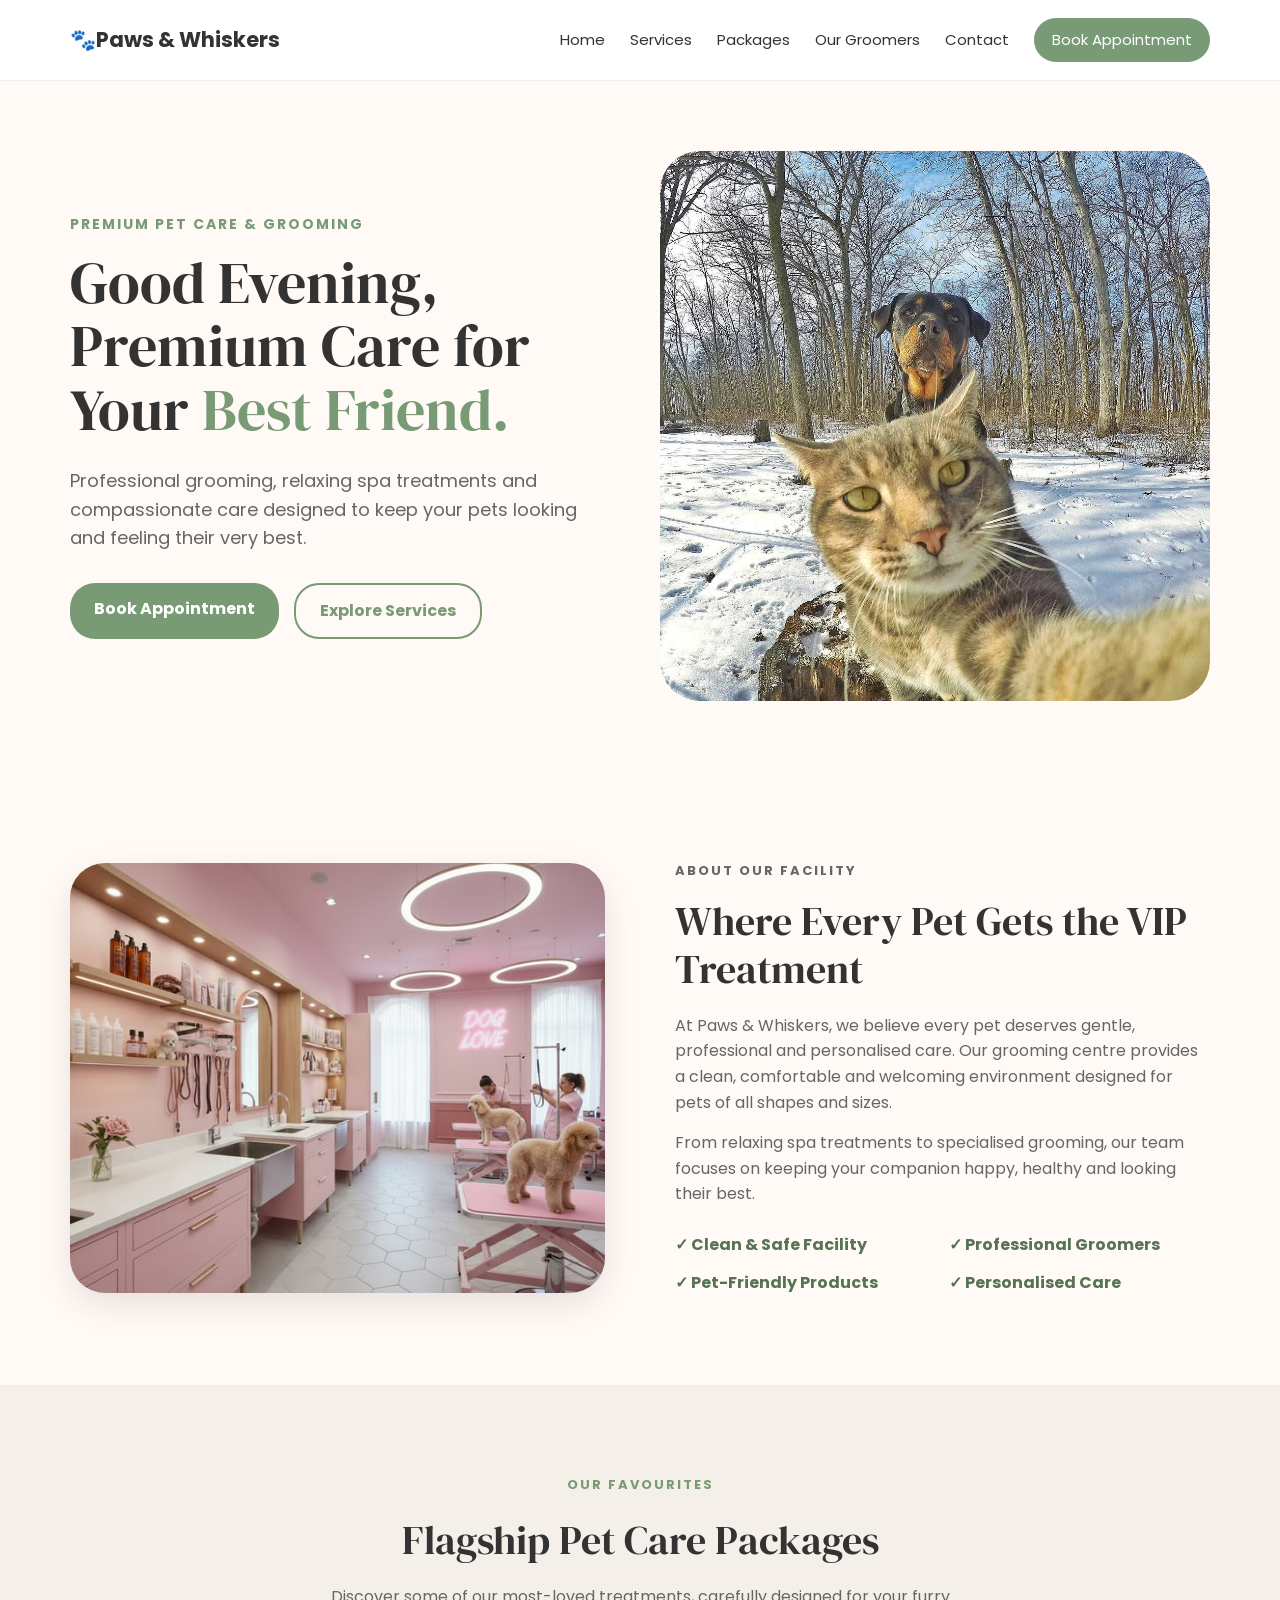
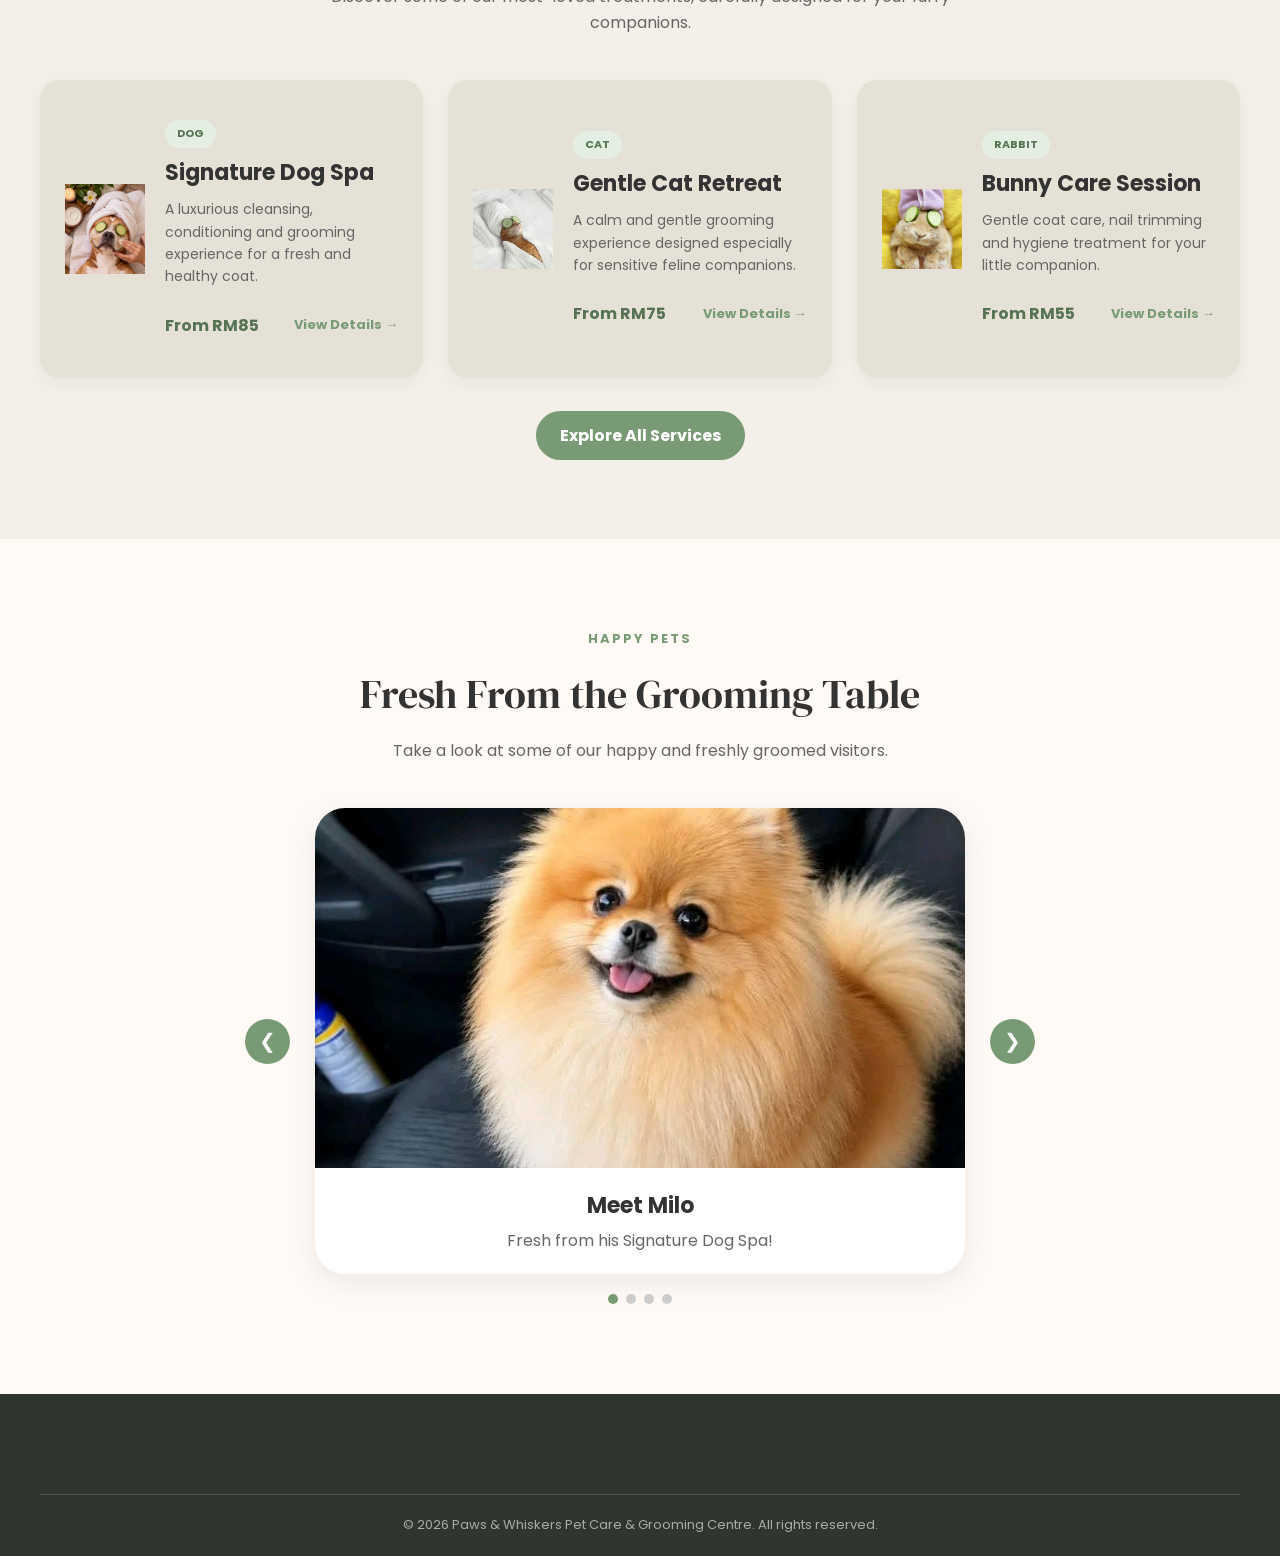
<file: index.html>
<!DOCTYPE html>
<html lang="en">
<head>
    <meta charset="UTF-8">
    <meta name="viewport" content="width=device-width, initial-scale=1.0">
    <title>🐾Paws & Whiskers | Pet Care & Grooming</title>
    <link rel="preconnect" href="https://fonts.googleapis.com">
    <link rel="preconnect" href="https://fonts.gstatic.com" crossorigin>
    <link href="https://fonts.googleapis.com/css2?family=DM+Serif+Display&family=Poppins:wght@400;500;600;700&display=swap" rel="stylesheet">
    <link rel="stylesheet" href="css/global.css">
    <link rel="stylesheet" href="css/home.css">
    
    <!-- New overrides for the Flagship Packages to match your specific design -->
    <style>
        .package-grid {
            max-width: 1200px;
            margin: auto;
            display: grid;
            grid-template-columns: repeat(3, 1fr);
            gap: 25px;
        }

        .package-card {
            background-color: #e6e1d6; /* Beige background from screenshot */
            border-radius: 20px;
            padding: 40px 25px;
            display: flex;
            align-items: center;
            gap: 20px;
            box-shadow: 0 5px 20px rgba(0,0,0,0.05);
            transition: transform 0.3s ease;
            text-align: left;
            height: auto;
            width: auto;
        }

        .package-card:hover {
            transform: translateY(-8px);
        }

        .package-icon {
            width: 80px;
            height: auto;
            flex-shrink: 0;
        }

        .package-content {
            display: flex;
            flex-direction: column;
            align-items: flex-start;
            padding: 0;
        }

        .pet-tag {
            background-color: #e4eee2;
            color: #567353;
            padding: 5px 12px;
            border-radius: 15px;
            font-size: 11px;
            font-weight: bold;
            margin-bottom: 12px;
            text-transform: uppercase;
        }

        .package-content h3 {
            font-size: 22px;
            margin-bottom: 12px;
            line-height: 1.2;
            color: #333;
        }

        .package-content p {
            color: #666;
            font-size: 14px;
            margin-bottom: 25px;
            line-height: 1.6;
        }

        .package-bottom {
            display: flex;
            justify-content: space-between;
            align-items: center;
            width: 100%;
        }

        .package-bottom strong {
            color: #567353;
            font-size: 16px;
        }

        .package-bottom a {
            color: #789b75;
            font-weight: bold;
            font-size: 13px;
        }

        @media (max-width: 1000px) {
            .package-grid { grid-template-columns: 1fr; }
        }
    </style>
</head>
<body>

    <header>
        <nav class="navbar">
            <a href="index.html" class="logo">🐾Paws & Whiskers</a>
            <button class="menu-toggle" id="menuToggle">☰</button>
            <div class="nav-links" id="navLinks">
                <a href="index.html">Home</a>
                <a href="service.html">Services</a>
                <a href="packages.php">Packages</a>
                <a href="groomers.html">Our Groomers</a>
                <a href="contact.html">Contact</a>
                <a href="booking.php" class="book-btn">Book Appointment</a>
            </div>
        </nav>
    </header>

    <main>
        <!-- Hero Section -->
        <section class="hero">
            <div class="hero-text">
                <p class="hero-label">PREMIUM PET CARE & GROOMING</p>
                <h1 id="dynamicGreeting">Premium Care for Your <span>Best Friend.</span></h1>
                <p class="hero-description">Professional grooming, relaxing spa treatments and compassionate care designed to keep your pets looking and feeling their very best.</p>
                <div class="hero-buttons">
                    <a href="booking.php" class="primary-btn">Book Appointment</a>
                    <a href="service.html" class="secondary-btn">Explore Services</a>
                </div>
            </div>
            <div class="hero-image">
                <img src="images/hero-pets.jpg" alt="Happy dog and cat" class="hero-pet-image">
            </div>
        </section>

        <!-- About Section -->
        <section class="about">
            <div class="about-image">
                <img src="images/about-salon.jpg" alt="Grooming facility" class="about-photo">
            </div>
            <div class="about-text">
                <p class="section-label">ABOUT OUR FACILITY</p>
                <h2>Where Every Pet Gets the VIP Treatment</h2>
                <p>At Paws & Whiskers, we believe every pet deserves gentle, professional and personalised care. Our grooming centre provides a clean, comfortable and welcoming environment designed for pets of all shapes and sizes.</p>
                <p>From relaxing spa treatments to specialised grooming, our team focuses on keeping your companion happy, healthy and looking their best.</p>
                <div class="about-features">
                    <span>✓ Clean & Safe Facility</span>
                    <span>✓ Professional Groomers</span>
                    <span>✓ Pet-Friendly Products</span>
                    <span>✓ Personalised Care</span>
                </div>
            </div>
        </section>

        <!-- Flagship Packages  -->
        <section class="flagship">
            <div class="section-heading">
                <p class="section-label">OUR FAVOURITES</p>
                <h2>Flagship Pet Care Packages</h2>
                <p>Discover some of our most-loved treatments, carefully designed for your furry companions.</p>
            </div>
            
            <div class="package-grid">
                <!-- Dog Package -->
                <div class="package-card">
                    <img src="images/srv-dog-spa.jpg" alt="use back srv-dog-spa same thing la hahaha" class="package-icon">
                    <div class="package-content">
                        <span class="pet-tag">DOG</span>
                        <h3>Signature Dog Spa</h3>
                        <p>A luxurious cleansing, conditioning and grooming experience for a fresh and healthy coat.</p>
                        <div class="package-bottom">
                            <strong>From RM85</strong>
                            <a href="service.html">View Details →</a>
                        </div>
                    </div>
                </div>

                <!-- Cat Package -->
                <div class="package-card">
                    <img src="images/srv-cat-spa.jpg" alt="Use back srv-cat-spa" class="package-icon">
                    <div class="package-content">
                        <span class="pet-tag">CAT</span>
                        <h3>Gentle Cat Retreat</h3>
                        <p>A calm and gentle grooming experience designed especially for sensitive feline companions.</p>
                        <div class="package-bottom">
                            <strong>From RM75</strong>
                            <a href="service.html">View Details →</a>
                        </div>
                    </div>
                </div>

                <!-- Rabbit Package -->
                <div class="package-card">
                    <img src="images/srv-rabbit-care.jpg" alt="Use Back srv-rabbit-care " class="package-icon">
                    <div class="package-content">
                        <span class="pet-tag">RABBIT</span>
                        <h3>Bunny Care Session</h3>
                        <p>Gentle coat care, nail trimming and hygiene treatment for your little companion.</p>
                        <div class="package-bottom">
                            <strong>From RM55</strong>
                            <a href="service.html">View Details →</a>
                        </div>
                    </div>
                </div>
            </div>

            <div class="view-services">
                <a href="service.html" class="primary-btn">Explore All Services</a>
            </div>
        </section>

        <!-- Groomed Pets Carousel -->
        <section class="pet-gallery">
            <div class="section-heading">
                <p class="section-label">HAPPY PETS</p>
                <h2>Fresh From the Grooming Table</h2>
                <p>Take a look at some of our happy and freshly groomed visitors.</p>
            </div>
            <div class="carousel">
                <button class="carousel-btn prev-btn" id="prevBtn">&#10094;</button>
                <div class="carousel-content">
                    <div class="carousel-image" id="carouselImage" style="transition: opacity 0.4s ease;"></div>
                    <div class="carousel-info">
                        <h3 id="carouselTitle">Meet Milo</h3>
                        <p id="carouselDescription">Fresh from his Signature Dog Spa!</p>
                    </div>
                </div>
                <button class="carousel-btn next-btn" id="nextBtn">&#10095;</button>
            </div>
            <div class="carousel-dots" id="carouselDots"></div>
        </section>
    </main>

    <footer class="footer">
        <div class="footer-bottom">
            <p>&copy; 2026 Paws & Whiskers Pet Care & Grooming Centre. All rights reserved.</p>
        </div>
    </footer>

    <script src="js/navigation.js"></script>
    <script src="js/main.js"></script>
</body>
</html>
</file>
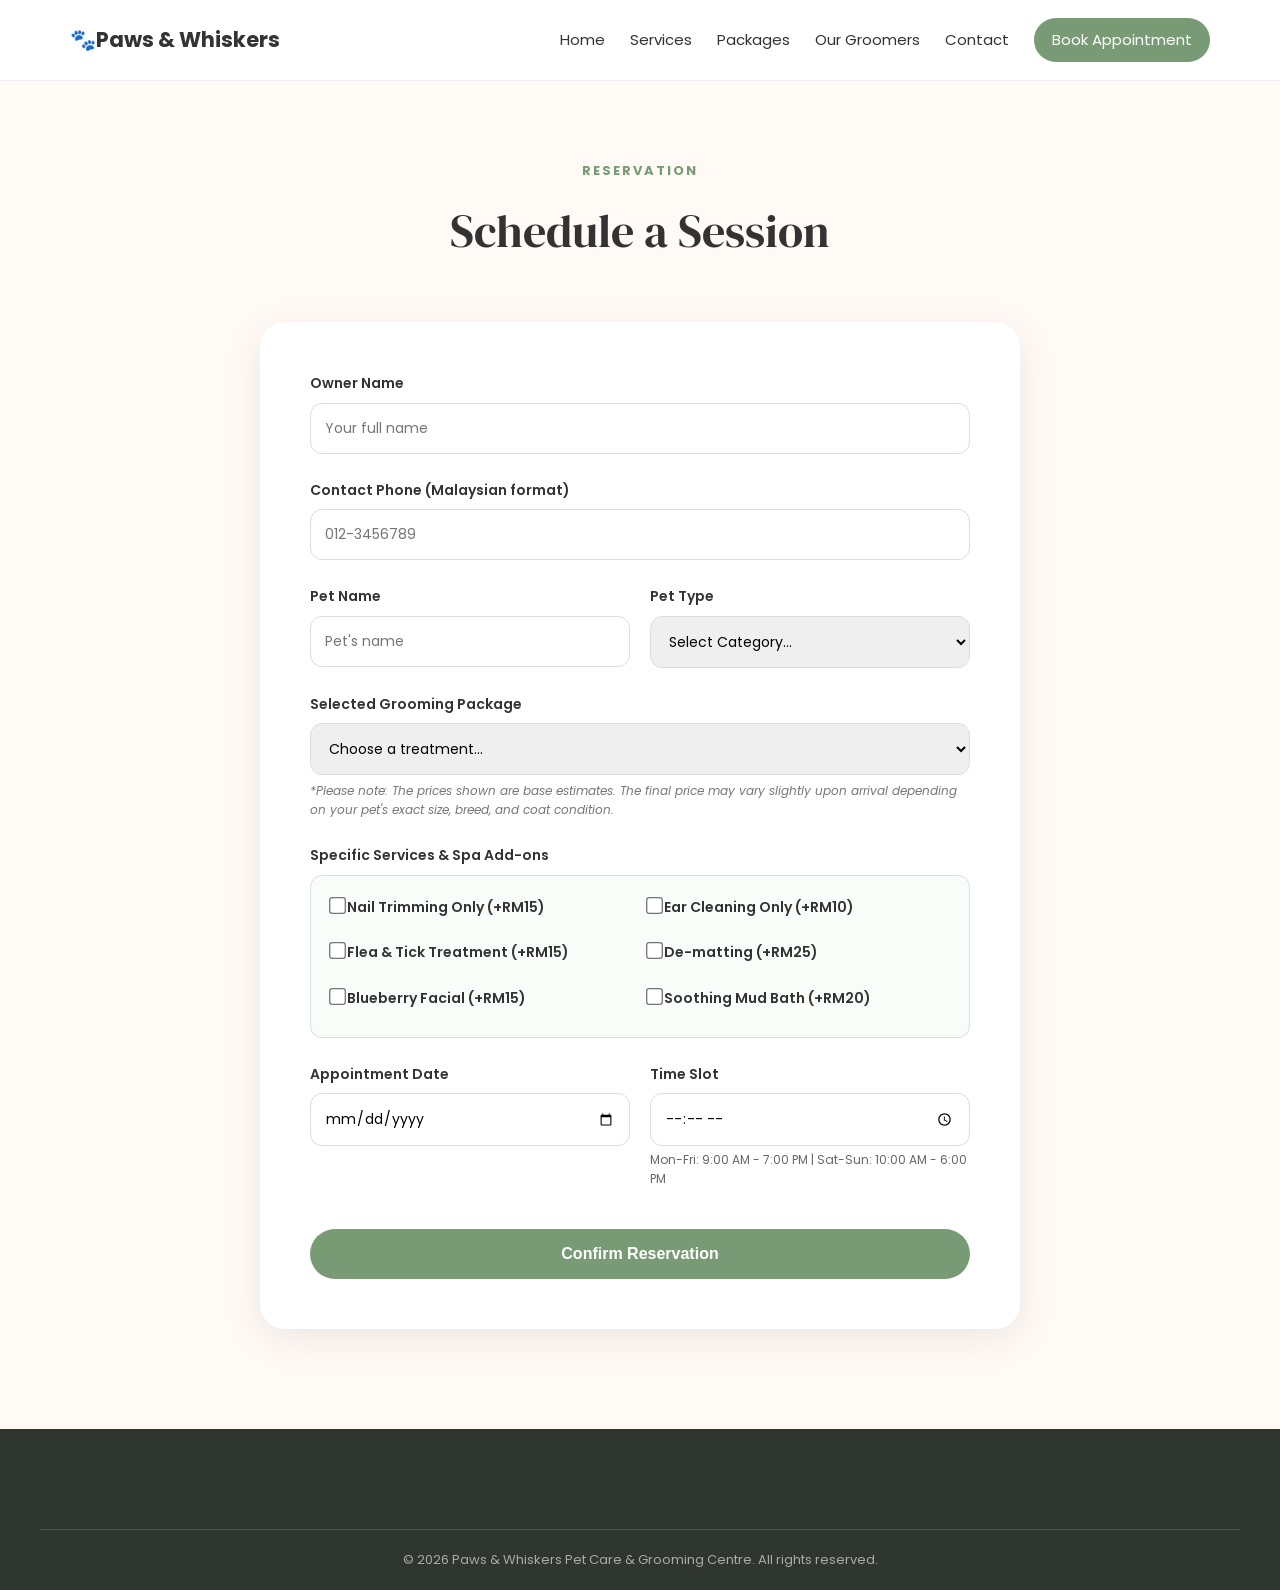
<file: booking.html>
<!DOCTYPE html>
<html lang="en">
<head>
    <meta charset="UTF-8">
    <meta name="viewport" content="width=device-width, initial-scale=1.0">
    <title>Book Appointment | Paws & Whiskers</title>
    <link rel="preconnect" href="https://fonts.googleapis.com">
    <link rel="preconnect" href="https://fonts.gstatic.com" crossorigin>
    <link href="https://fonts.googleapis.com/css2?family=DM+Serif+Display&family=Poppins:wght@400;500;600;700&display=swap" rel="stylesheet">
    <link rel="stylesheet" href="css/global.css">
    <style>
        .booking-header { text-align: center; padding: 80px 30px 40px; }
        .section-label { color: #789b75; font-size: 13px; font-weight: bold; letter-spacing: 2px; margin-bottom: 12px; }
        .booking-header h1 { font-size: 46px; margin-bottom: 15px; }

        .booking-wrapper { max-width: 800px; margin: 0 auto 100px; position: relative; padding: 0 20px; }
        .form-container { background: white; padding: 50px; border-radius: 25px; box-shadow: 0 10px 40px rgba(0,0,0,0.08); transition: opacity 0.4s ease; }

        .form-grid { display: grid; grid-template-columns: 1fr 1fr; gap: 20px; }
        .form-group { margin-bottom: 5px; }
        .form-group.full-width { grid-column: 1 / -1; }

        .form-group label { display: block; font-weight: 600; margin-bottom: 8px; color: #333; font-size: 14px; }
        .form-group input:not([type="checkbox"]), .form-group select { width: 100%; padding: 14px; border: 1px solid #ddd; border-radius: 12px; font-family: inherit; font-size: 14px; outline: none; transition: 0.3s; }
        .form-group input:not([type="checkbox"]):focus, .form-group select:focus { border-color: #789b75; box-shadow: 0 0 0 3px rgba(120, 155, 117, 0.12); }
        .form-group input.invalid, .form-group select.invalid { border-color: #ff4d4d; background: #fff5f5; }

        /* Add-ons Grid Styling */
        .addons-grid { display: grid; grid-template-columns: 1fr 1fr; gap: 15px; padding: 20px; border: 1px solid #ddd; border-radius: 12px; background: #f9fdf9; }
        .checkbox-group { display: flex; align-items: center; gap: 10px; font-size: 14px; color: #555; cursor: pointer; margin: 0; }
        .checkbox-group input[type="checkbox"] { width: auto; transform: scale(1.3); accent-color: #789b75; cursor: pointer; }

        .error-msg { color: #ff4d4d; font-size: 12px; display: none; margin-top: 6px; font-weight: 500; }

        .submit-btn { grid-column: 1 / -1; padding: 16px; background: #789b75; color: white; border: none; border-radius: 25px; font-weight: bold; font-size: 16px; cursor: pointer; margin-top: 15px; transition: 0.3s; }
        .submit-btn:hover { background: #5f815c; transform: translateY(-3px); box-shadow: 0 10px 20px rgba(120,155,117,0.3); }

        #receiptContainer { display: none; background: white; padding: 50px; border-radius: 25px; box-shadow: 0 10px 40px rgba(0,0,0,0.08); text-align: center; animation: slideUp 0.5s ease forwards; }
        @keyframes slideUp { from { opacity: 0; transform: translateY(30px); } to { opacity: 1; transform: translateY(0); } }

        /* CSS Checkmark instead of emoji */
        .success-icon { width: 80px; height: 80px; background: #e4eee2; border-radius: 50%; display: flex; align-items: center; justify-content: center; margin: 0 auto 20px; position: relative; }
        .success-icon::after { content: ""; width: 20px; height: 35px; border-bottom: 5px solid #789b75; border-right: 5px solid #789b75; transform: rotate(45deg); margin-bottom: 10px; }

        .receipt-header { font-family: "DM Serif Display", serif; font-size: 32px; color: #333; margin-bottom: 10px; }
        .receipt-desc { color: #666; margin-bottom: 30px; }
        .receipt-card { background: #f4efe8; border-radius: 15px; padding: 30px; text-align: left; border: 2px dashed #ddd5c9; }
        .receipt-row { display: flex; justify-content: space-between; padding: 12px 0; border-bottom: 1px solid rgba(0,0,0,0.05); }
        .receipt-row:last-child { border-bottom: none; }
        .receipt-row span.label { color: #666; font-size: 14px; text-transform: uppercase; letter-spacing: 1px; font-weight: 600; flex-shrink: 0; margin-right: 15px; }
        .receipt-row span.val { color: #333; font-weight: 600; font-size: 16px; text-align: right; }

        @media (max-width: 600px) {
            .form-grid { grid-template-columns: 1fr; }
            .addons-grid { grid-template-columns: 1fr; }
        }
    </style>
</head>
<body>

    <header>
        <nav class="navbar">
            <a href="index.html" class="logo">🐾Paws & Whiskers</a>
            <button class="menu-toggle" id="menuToggle">☰</button>
            <div class="nav-links" id="navLinks">
                <a href="index.html">Home</a>
                <a href="service.html">Services</a>
                <a href="packages.php">Packages</a>
                <a href="groomers.html">Our Groomers</a>
                <a href="contact.html">Contact</a>
                <a href="booking.html" class="book-btn">Book Appointment</a>
            </div>
        </nav>
    </header>

    <main>
        <section class="booking-header">
            <p class="section-label">RESERVATION</p>
            <h1>Schedule a Session</h1>
        </section>

        <section class="booking-wrapper">
            <div class="form-container" id="formContainer">
                <form id="bookingForm" class="form-grid">

                    <div class="form-group full-width">
                        <label>Owner Name</label>
                        <input type="text" id="ownerName" placeholder="Your full name" required>
                    </div>

                    <div class="form-group full-width">
                        <label>Contact Phone (Malaysian format)</label>
                        <input
                            type="tel"
                            id="contactPhone"
                            placeholder="012-3456789"
                            required
                            pattern="^01\d-?\d{7,8}$"
                            title="Please enter a valid Malaysian number (e.g., 012-3456789)"
                            oninput="this.value = this.value.replace(/[^0-9-]/g, '')"
                        >
                        <div class="error-msg" id="phoneError">Invalid format. Must be a Malaysian number.</div>
                    </div>

                    <div class="form-group">
                        <label>Pet Name</label>
                        <input type="text" id="petName" placeholder="Pet's name" required>
                    </div>

                    <div class="form-group">
                        <label>Pet Type</label>
                        <select id="petType" required>
                            <option value="">Select Category...</option>
                            <option value="Dog">Dog</option>
                            <option value="Cat">Cat</option>
                            <option value="Rabbit">Rabbit</option>
                        </select>
                    </div>

                    <div class="form-group full-width">
                        <label>Selected Grooming Package</label>
                        <select id="selectedPackage" required>
                            <option value="">Choose a treatment...</option>
                            <option value="Bronze Treatment (RM35)">Bronze Treatment (RM35)</option>
                            <option value="Silver Treatment (RM55)">Silver Treatment (RM55)</option>
                            <option value="Gold Spa Treatment (RM85)">Gold Spa Treatment (RM85)</option>
                            <option value="Specific Services Only">No Base Package (Specific Services Only)</option>
                        </select>
                        <small style="color: #777; font-size: 12px; margin-top: 6px; display: block; font-style: italic;">
                            *Please note: The prices shown are base estimates. The final price may vary slightly upon arrival depending on your pet's exact size, breed, and coat condition.
                        </small>
                    </div>

                    <div class="form-group full-width">
                        <label>Specific Services & Spa Add-ons</label>
                        <div class="addons-grid">
                            <!-- Basic standalone services added -->
                            <label class="checkbox-group"><input type="checkbox" name="addon" value="Nail Trimming Only (+RM15)"> Nail Trimming Only (+RM15)</label>
                            <label class="checkbox-group"><input type="checkbox" name="addon" value="Ear Cleaning Only (+RM10)"> Ear Cleaning Only (+RM10)</label>
                            <label class="checkbox-group"><input type="checkbox" name="addon" value="Flea & Tick Treatment (+RM15)"> Flea & Tick Treatment (+RM15)</label>
                            <label class="checkbox-group"><input type="checkbox" name="addon" value="De-matting (+RM25)"> De-matting (+RM25)</label>
                            <label class="checkbox-group"><input type="checkbox" name="addon" value="Blueberry Facial (+RM15)"> Blueberry Facial (+RM15)</label>
                            <label class="checkbox-group"><input type="checkbox" name="addon" value="Soothing Mud Bath (+RM20)"> Soothing Mud Bath (+RM20)</label>
                        </div>
                        <div class="error-msg" id="servicesError">Please select at least one specific service since you did not choose a base package.</div>
                    </div>

                    <div class="form-group">
                        <label>Appointment Date</label>
                        <input type="date" id="appDate" required>
                        <div class="error-msg" id="dateError">Date must be scheduled in the future.</div>
                    </div>

                    <div class="form-group">
                        <label>Time Slot</label>
                        <input type="time" id="appTime" required>
                        <div class="error-msg" id="timeError">Please select a valid time within our operating hours.</div>
                        <small style="color: #666; font-size: 12px; margin-top: 4px; display: block;">
                            Mon-Fri: 9:00 AM - 7:00 PM | Sat-Sun: 10:00 AM - 6:00 PM
                        </small>
                    </div>

                    <button type="submit" class="submit-btn">Confirm Reservation</button>
                </form>
            </div>

            <div id="receiptContainer">
                <div class="success-icon"></div>
                <h2 class="receipt-header">Booking Confirmed</h2>
                <p class="receipt-desc">We look forward to pampering your pet. Here is your receipt.</p>

                <div class="receipt-card" id="receiptData"></div>

                <a href="index.html" style="display:inline-block; margin-top:30px; color:#789b75; font-weight:bold; text-decoration:none;">Return to Homepage</a>
            </div>
        </section>
    </main>

    <footer class="footer">
        <div class="footer-bottom">
            <p>&copy; 2026 Paws & Whiskers Pet Care & Grooming Centre. All rights reserved.</p>
        </div>
    </footer>

    <script src="js/navigation.js"></script>
    <script>
        const bookingForm = document.getElementById('bookingForm');
        const dateInput = document.getElementById('appDate');

        // Physically block past dates in the calendar picker
        const today = new Date().toISOString().split('T')[0];
        dateInput.setAttribute('min', today);

        bookingForm.addEventListener('submit', function(e) {
            e.preventDefault();

            const phoneInput = document.getElementById('contactPhone');
            const phone = phoneInput.value;
            const appDate = dateInput.value;
            const timeInput = document.getElementById('appTime');
            const appTime = timeInput.value;
            const pack = document.getElementById('selectedPackage').value;

            let isValid = true;

            // Gather selected checkboxes early for validation
            const addonElements = document.querySelectorAll('input[name="addon"]:checked');
            let selectedAddons = [];
            addonElements.forEach(el => selectedAddons.push(el.value));

            // 1. Specific Services Validation
            const servicesErrorDiv = document.getElementById('servicesError');
            const addonsGrid = document.querySelector('.addons-grid');
            if (pack === "Specific Services Only" && selectedAddons.length === 0) {
                servicesErrorDiv.style.display = 'block';
                addonsGrid.style.borderColor = '#ff4d4d';
                addonsGrid.style.backgroundColor = '#fff5f5';
                isValid = false;
            } else {
                servicesErrorDiv.style.display = 'none';
                addonsGrid.style.borderColor = '#ddd';
                addonsGrid.style.backgroundColor = '#f9fdf9';
            }

            // 2. Double-Check Phone Validation
            const phoneRegex = /^(01)[0-46-9]-*[0-9]{7,8}$/;
            if (!phoneRegex.test(phone.replace(/\s+/g, ''))) {
                document.getElementById('phoneError').style.display = 'block';
                phoneInput.classList.add('invalid');
                isValid = false;
            } else {
                document.getElementById('phoneError').style.display = 'none';
                phoneInput.classList.remove('invalid');
            }

            // 3. Double-Check Date Validation
            if (appDate < today) {
                document.getElementById('dateError').style.display = 'block';
                dateInput.classList.add('invalid');
                isValid = false;
            } else {
                document.getElementById('dateError').style.display = 'none';
                dateInput.classList.remove('invalid');
            }

            // 4. Dynamic Time Validation based on Operating Hours
            if (appDate && appTime) {
                const selectedDateObj = new Date(appDate);
                const dayOfWeek = selectedDateObj.getDay(); // 0 is Sunday, 6 is Saturday
                let timeErrorMessage = "";
                let isTimeValid = true;

                if (dayOfWeek === 0 || dayOfWeek === 6) {
                    // Weekend: 10:00 AM (10:00) to 6:00 PM (18:00)
                    if (appTime < "10:00" || appTime > "18:00") {
                        isTimeValid = false;
                        timeErrorMessage = "Weekend hours are from 10:00 AM to 6:00 PM.";
                    }
                } else {
                    // Weekday: 9:00 AM (09:00) to 7:00 PM (19:00)
                    if (appTime < "09:00" || appTime > "19:00") {
                        isTimeValid = false;
                        timeErrorMessage = "Weekday hours are from 9:00 AM to 7:00 PM.";
                    }
                }

                if (!isTimeValid) {
                    const timeErrorDiv = document.getElementById('timeError');
                    timeErrorDiv.innerText = timeErrorMessage;
                    timeErrorDiv.style.display = 'block';
                    timeInput.classList.add('invalid');
                    isValid = false;
                } else {
                    document.getElementById('timeError').style.display = 'none';
                    timeInput.classList.remove('invalid');
                }
            }

            // 5. Build and Display Receipt if Valid
            if (isValid) {
                const owner = document.getElementById('ownerName').value;
                const pet = document.getElementById('petName').value;
                const type = document.getElementById('petType').value;

                const addonsOutput = selectedAddons.length > 0 ? selectedAddons.join('<br>') : 'None selected';

                // Format the date beautifully
                const dateObj = new Date(appDate);
                const prettyDate = dateObj.toLocaleDateString('en-MY', { weekday: 'long', year: 'numeric', month: 'long', day: 'numeric' });

                // Format time nicely
                const [hourString, minute] = appTime.split(':');
                let hour = parseInt(hourString);
                const ampm = hour >= 12 ? 'PM' : 'AM';
                hour = hour % 12;
                hour = hour ? hour : 12;
                const prettyTime = hour + ':' + minute + ' ' + ampm;

                // Inject into the receipt
                document.getElementById('receiptData').innerHTML = `
                    <div class="receipt-row"><span class="label">Owner</span><span class="val">${owner}</span></div>
                    <div class="receipt-row"><span class="label">Contact</span><span class="val">${phone}</span></div>
                    <div class="receipt-row"><span class="label">Pet</span><span class="val">${pet} (${type})</span></div>
                    <div class="receipt-row"><span class="label">Package</span><span class="val" style="color:#567353;">${pack}</span></div>
                    <div class="receipt-row"><span class="label">Specific Services</span><span class="val" style="color:#567353; text-align:right;">${addonsOutput}</span></div>
                    <div class="receipt-row"><span class="label">Date</span><span class="val">${prettyDate}</span></div>
                    <div class="receipt-row"><span class="label">Time</span><span class="val">${prettyTime}</span></div>
                `;

                // Fade out form and reveal receipt
                const container = document.getElementById('formContainer');
                container.style.opacity = '0';

                setTimeout(() => {
                    container.style.display = 'none';
                    const receipt = document.getElementById('receiptContainer');
                    receipt.style.display = 'block';
                    window.scrollTo({ top: 0, behavior: 'smooth' });
                }, 400);
            }
        });
    </script>
</body>
</html>
</file>
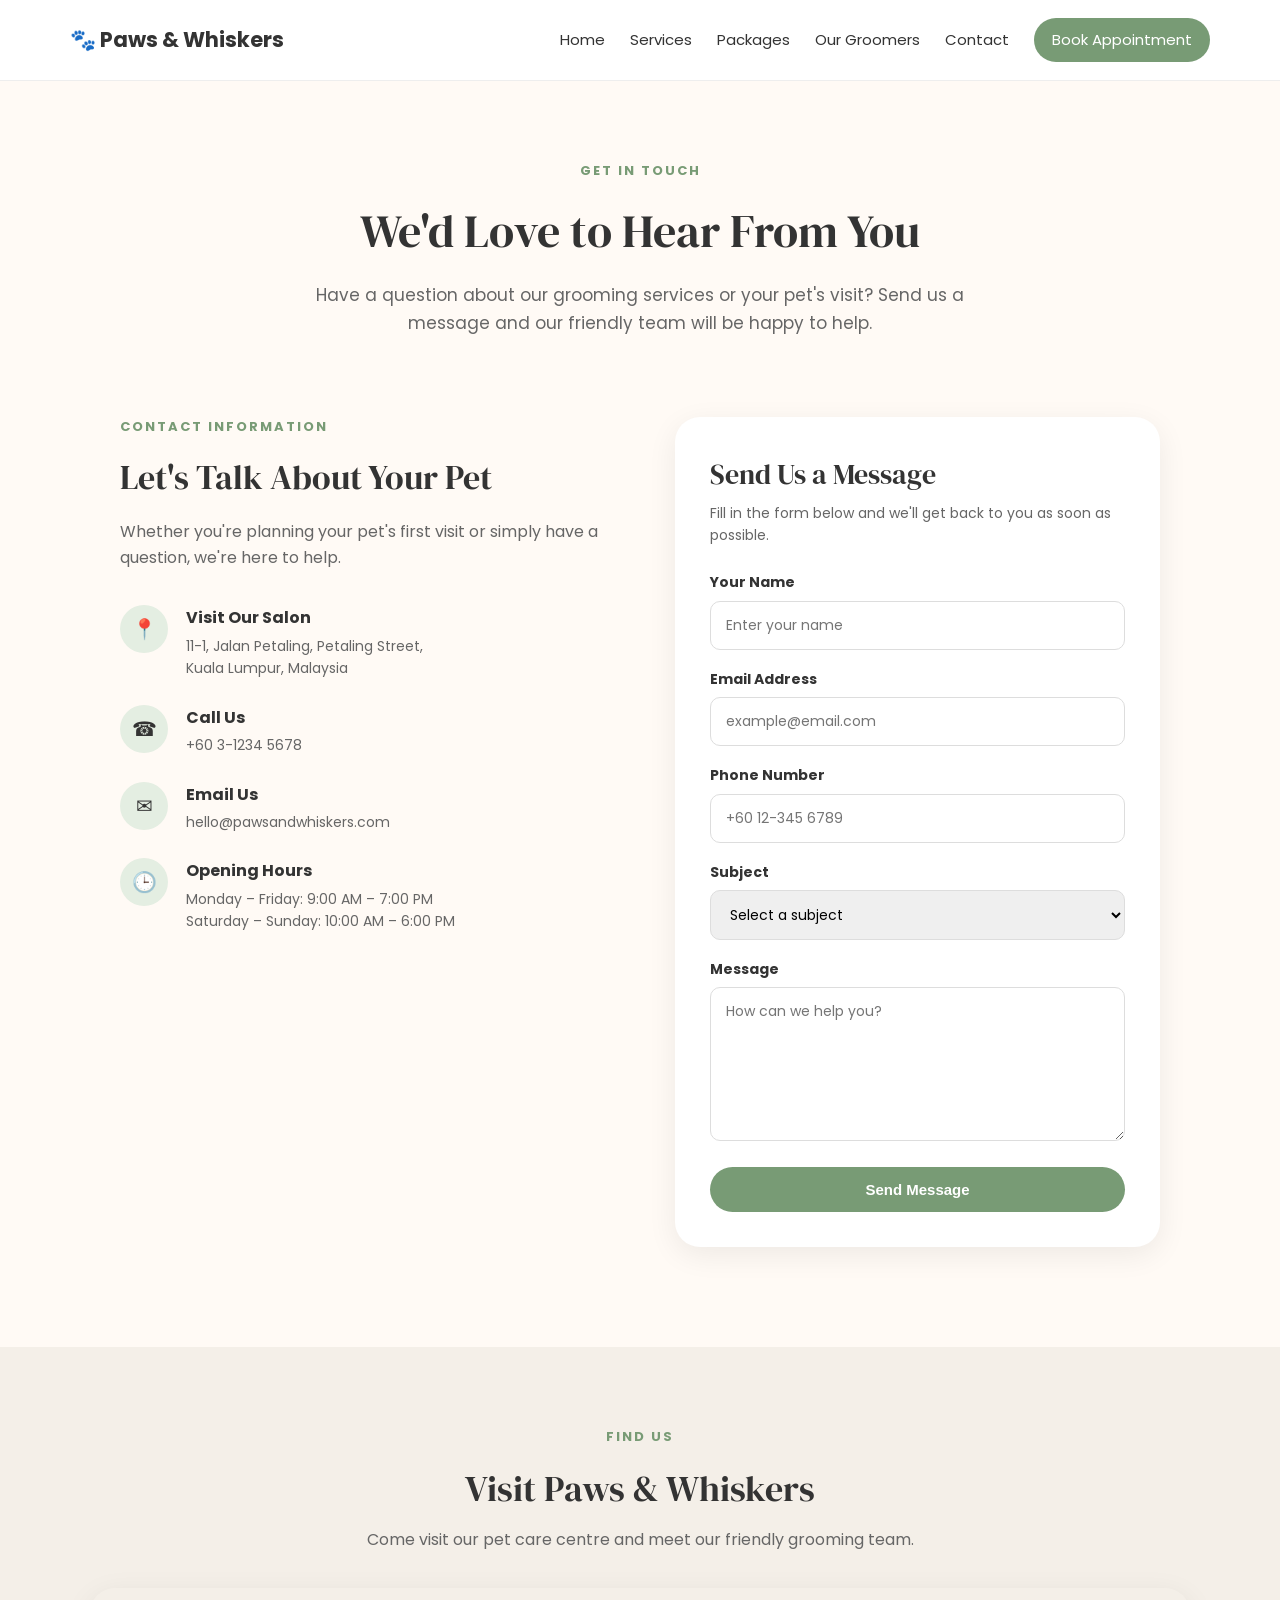
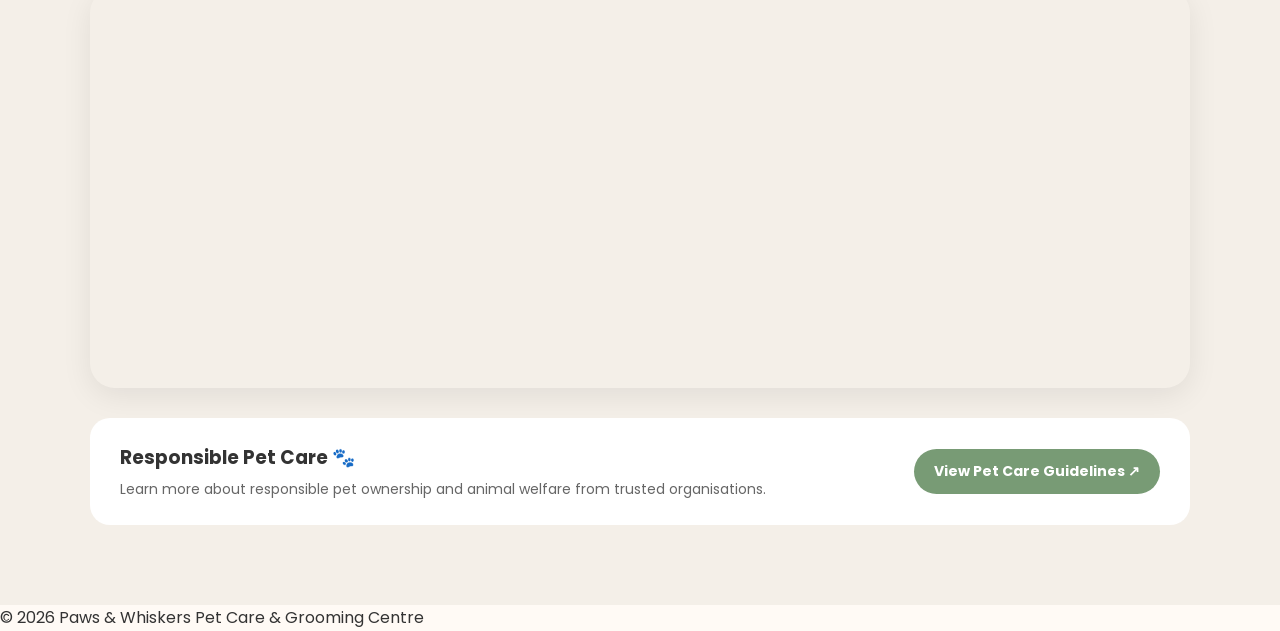
<file: contact.html>
<!DOCTYPE html>
<html lang="en">

<head>
    <meta charset="UTF-8">
    <meta name="viewport" content="width=device-width, initial-scale=1.0">

    <title>Contact Us | Paws & Whiskers</title>

    <link rel="preconnect" href="https://fonts.googleapis.com">

    <link rel="preconnect"
      href="https://fonts.gstatic.com"
      crossorigin>

    <link href="https://fonts.googleapis.com/css2?family=DM+Serif+Display&family=Poppins:wght@400;500;600;700&display=swap"
      rel="stylesheet">
    <link rel="stylesheet" href="css/global.css">
    <link rel="stylesheet" href="css/contact.css">
</head>

<body>

    <!-- Navigation -->
    <header>
        <nav class="navbar">

            <a href="index.html" class="logo">
                🐾 Paws & Whiskers
            </a>

            <button class="menu-toggle" id="menuToggle">
                ☰
            </button>
            <div class="nav-links" id="navLinks">
                <a href="index.html">Home</a>
                <a href="service.html">Services</a>
                <a href="packages.php">Packages</a>
                <a href="groomers.html">Our Groomers</a>
                <a href="contact.html">Contact</a>

                <a href="booking.php" class="book-btn">
                    Book Appointment
                </a>
            </div>

        </nav>
    </header>


    <main>

        <!-- Contact Header -->
        <section class="contact-header">

            <p class="section-label">GET IN TOUCH</p>

            <h1>We'd Love to Hear From You</h1>

            <p>
                Have a question about our grooming services or your
                pet's visit? Send us a message and our friendly team
                will be happy to help.
            </p>

        </section>


        <!-- Contact Section -->
        <section class="contact-section">

            <!-- Contact Information -->
            <div class="contact-info">

                <p class="section-label">CONTACT INFORMATION</p>

                <h2>Let's Talk About Your Pet</h2>

                <p class="contact-intro">
                    Whether you're planning your pet's first visit or
                    simply have a question, we're here to help.
                </p>


                <div class="info-item">
                    <div class="info-icon">📍</div>

                    <div>
                        <h3>Visit Our Salon</h3>
                        <p>
                            11-1, Jalan Petaling, Petaling Street,<br>
                            Kuala Lumpur, Malaysia
                        </p>
                    </div>
                </div>


                <div class="info-item">
                    <div class="info-icon">☎</div>

                    <div>
                        <h3>Call Us</h3>
                        <p>+60 3-1234 5678</p>
                    </div>
                </div>


                <div class="info-item">
                    <div class="info-icon">✉</div>

                    <div>
                        <h3>Email Us</h3>
                        <p>hello@pawsandwhiskers.com</p>
                    </div>
                </div>


                <div class="info-item">
                    <div class="info-icon">🕒</div>

                    <div>
                        <h3>Opening Hours</h3>

                        <p>
                            Monday – Friday: 9:00 AM – 7:00 PM<br>
                            Saturday – Sunday: 10:00 AM – 6:00 PM
                        </p>
                    </div>
                </div>

            </div>


            <!-- Contact Form -->
            <div class="contact-form-container">

                <h2>Send Us a Message</h2>

                <p>
                    Fill in the form below and we'll get back to you
                    as soon as possible.
                </p>


                <form class="contact-form">

                    <div class="form-group">
                        <label for="name">Your Name</label>

                        <input
                            type="text"
                            id="name"
                            name="name"
                            placeholder="Enter your name"
                            required
                        >
                    </div>


                    <div class="form-group">
                        <label for="email">Email Address</label>

                        <input
                            type="email"
                            id="email"
                            name="email"
                            placeholder="example@email.com"
                            required
                        >
                    </div>


                    <div class="form-group">
                        <label for="phone">Phone Number</label>

                        <input
                            type="tel"
                            id="phone"
                            name="phone"
                            placeholder="+60 12-345 6789"
                        >
                    </div>


                    <div class="form-group">
                        <label for="subject">Subject</label>

                        <select id="subject" name="subject">

                            <option value="">
                                Select a subject
                            </option>

                            <option value="grooming">
                                Grooming Services
                            </option>

                            <option value="booking">
                                Booking Enquiry
                            </option>

                            <option value="packages">
                                Grooming Packages
                            </option>

                            <option value="other">
                                Other Enquiry
                            </option>

                        </select>
                    </div>


                    <div class="form-group">
                        <label for="message">Message</label>

                        <textarea
                            id="message"
                            name="message"
                            rows="6"
                            placeholder="How can we help you?"
                            required
                        ></textarea>
                    </div>


                    <button type="submit" class="submit-btn">
                        Send Message
                    </button>

                </form>

            </div>

        </section>

        <!-- Location Section -->
        <section class="location-section">

         <div class="section-heading">

           <p class="section-label">FIND US</p>

           <h2>Visit Paws & Whiskers</h2>

           <p>
              Come visit our pet care centre and meet our
              friendly grooming team.
          </p>

         </div>


         <div class="map-container">

         <iframe
            src="https://www.google.com/maps?q=11-1,+Jalan+Petaling,+Petaling+Street,+Kuala+Lumpur,+Malaysia&output=embed"
            loading="lazy"
            title="Paws and Whiskers Location Map">
         </iframe>

         </div>

         <div class="pet-guidelines">

             <div>

                <h3>Responsible Pet Care 🐾</h3>

                <p>
                    Learn more about responsible pet ownership and
            animal welfare from trusted organisations.
                </p>

             </div>

             <a
                href="https://petcaremalaysia.com/blog"
                target="_blank"
                rel="noopener noreferrer"
                class="guideline-btn">

                View Pet Care Guidelines ↗

             </a>

        </div>

        </section>

    </main>


    <footer>
        <p>
            &copy; 2026 Paws & Whiskers Pet Care & Grooming Centre
        </p>
    </footer>
<script>
    const contactForm =
        document.querySelector(".contact-form");


    contactForm.addEventListener("submit", function(event) {

        event.preventDefault();

        alert(
            "Thank you! Your message has been received. 🐾"
        );

        contactForm.reset();

    });
</script>
<script src="js/navigation.js"></script>
</body>

</html>
</file>
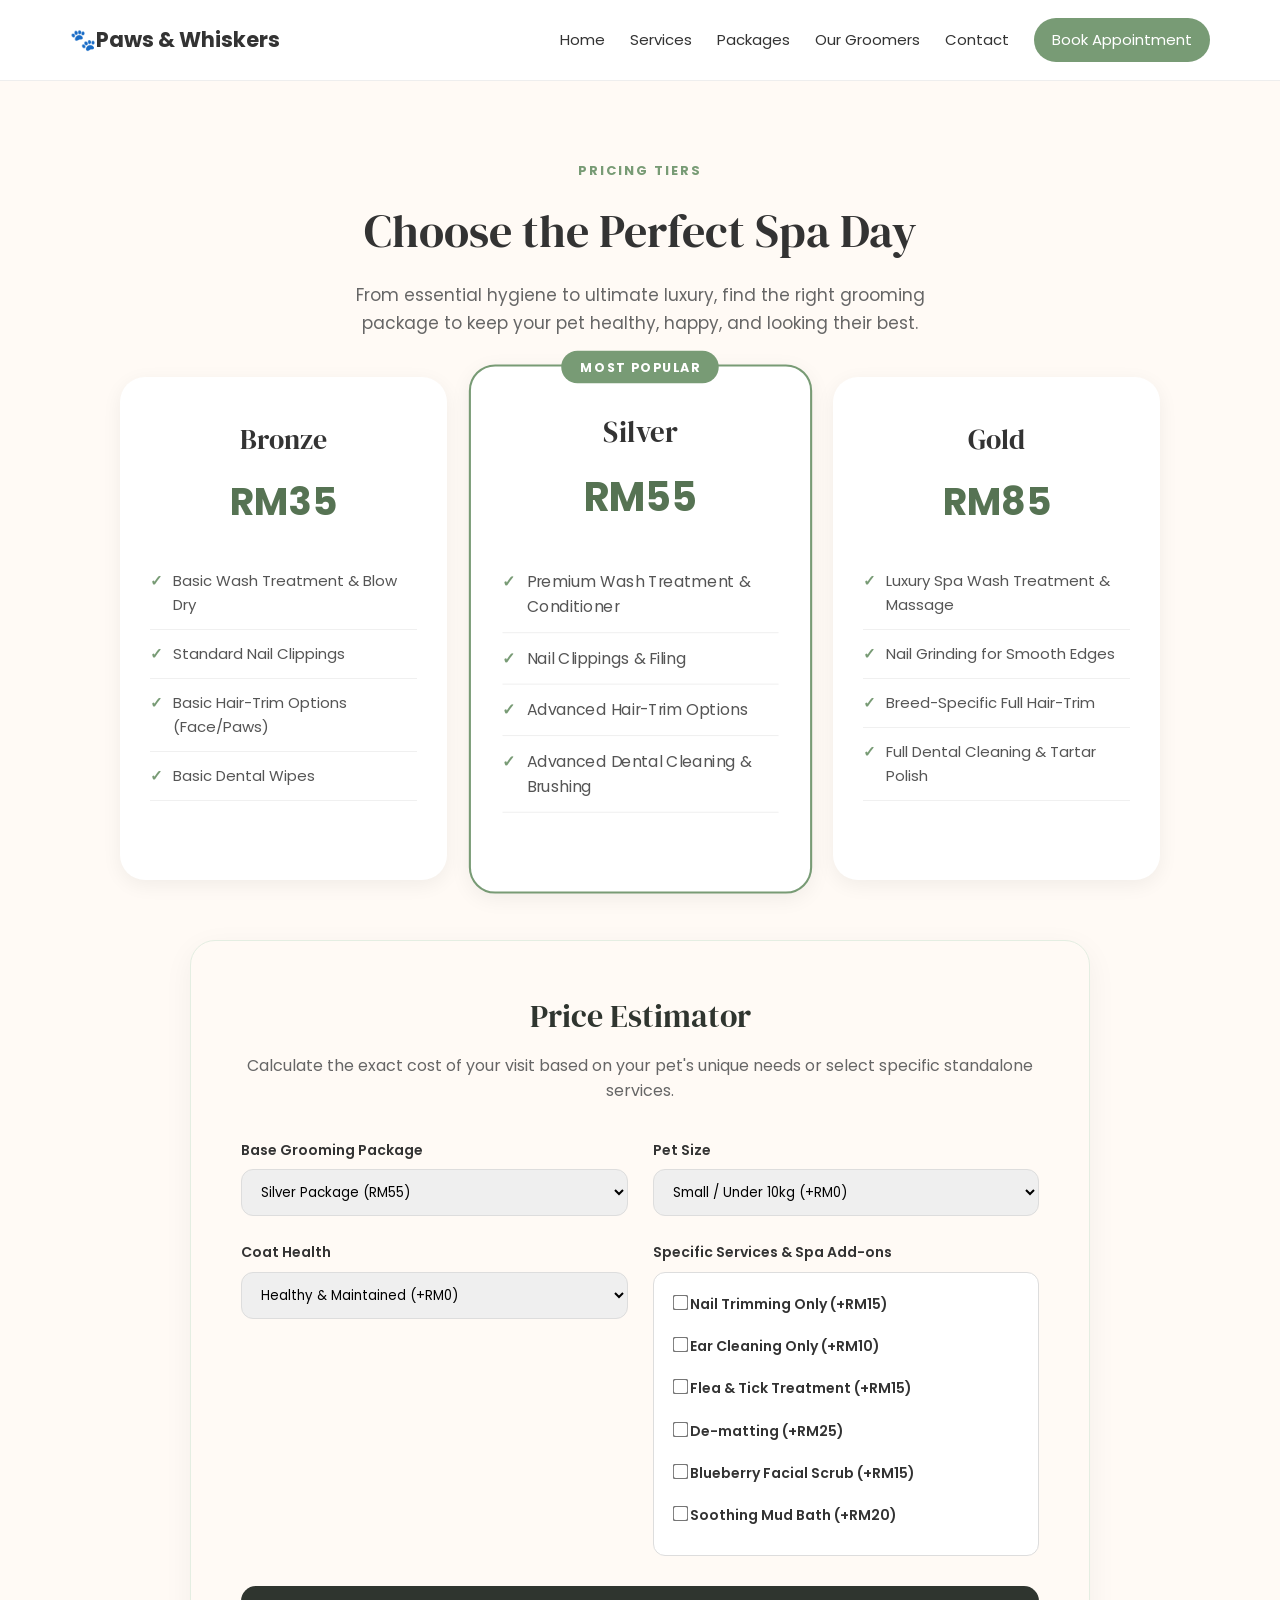
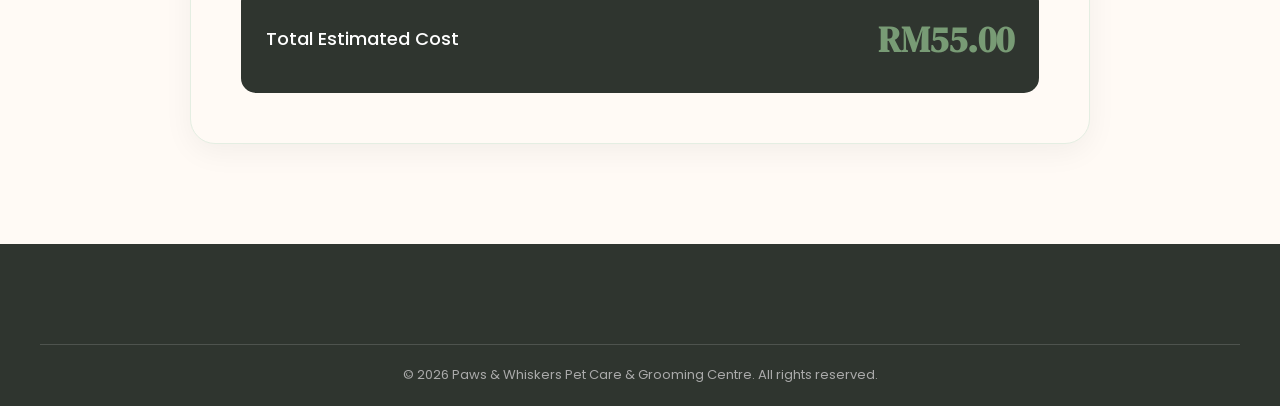
<file: packages.html>
<!DOCTYPE html>
<html lang="en">
<head>
    <meta charset="UTF-8">
    <meta name="viewport" content="width=device-width, initial-scale=1.0">
    <title>Grooming Packages | Paws & Whiskers</title>
    <link rel="preconnect" href="https://fonts.googleapis.com">
    <link rel="preconnect" href="https://fonts.gstatic.com" crossorigin>
    <link href="https://fonts.googleapis.com/css2?family=DM+Serif+Display&family=Poppins:wght@400;500;600;700&display=swap" rel="stylesheet">
    <link rel="stylesheet" href="css/global.css">
    <style>
        .packages-header { text-align: center; padding: 80px 30px 40px; max-width: 800px; margin: auto; }
        .section-label { color: #789b75; font-size: 13px; font-weight: bold; letter-spacing: 2px; margin-bottom: 12px; }
        .packages-header h1 { font-size: 46px; margin-bottom: 15px; }
        
        .pricing-grid { max-width: 1100px; margin: 0 auto 60px; display: grid; grid-template-columns: repeat(auto-fit, minmax(300px, 1fr)); gap: 30px; padding: 0 30px; }
        .package-card { background: white; border-radius: 25px; padding: 40px 30px; text-align: center; box-shadow: 0 5px 20px rgba(0, 0, 0, 0.06); transition: transform 0.3s ease, box-shadow 0.3s ease; position: relative; display: flex; flex-direction: column; }
        .package-card:hover { transform: translateY(-7px); box-shadow: 0 12px 30px rgba(0, 0, 0, 0.12); }
        .package-card.silver { border: 2px solid #789b75; transform: scale(1.05); z-index: 1; }
        .package-card.silver:hover { transform: scale(1.05) translateY(-7px); }
        
        .popular-badge { position: absolute; top: -15px; left: 50%; transform: translateX(-50%); background: #789b75; color: white; padding: 6px 18px; border-radius: 20px; font-size: 12px; font-weight: bold; letter-spacing: 1px; }
        .package-name { font-family: "DM Serif Display", serif; font-size: 28px; margin-bottom: 10px; color: #333; }
        .package-price { font-size: 38px; font-weight: bold; color: #567353; margin-bottom: 25px; }
        
        .package-features { list-style: none; padding: 0; margin-bottom: 35px; text-align: left; flex-grow: 1; }
        .package-features li { padding: 12px 0; border-bottom: 1px solid #f0f0f0; color: #555; font-size: 15px; display: flex; align-items: flex-start; gap: 10px; }
        .package-features li::before { content: "✓"; color: #789b75; font-weight: bold; }
        
        /* Estimator Styling */
        .estimator-section { max-width: 900px; margin: 0 auto 100px; background: #fffaf5; padding: 50px; border-radius: 25px; box-shadow: 0 8px 30px rgba(0,0,0,0.05); border: 1px solid #e4eee2; }
        .estimator-section h2 { font-size: 32px; margin-bottom: 10px; font-family: "DM Serif Display", serif; text-align: center; color: #2f352f; }
        .estimator-desc { text-align: center; color: #666; margin-bottom: 35px; }
        
        .estimator-grid { display: grid; grid-template-columns: 1fr 1fr; gap: 25px; margin-bottom: 30px; }
        .form-group label { display: block; font-weight: 600; margin-bottom: 8px; color: #333; font-size: 14px; }
        .form-group select { width: 100%; padding: 12px 15px; border-radius: 12px; border: 1px solid #ddd; outline: none; transition: 0.3s; font-family: inherit; cursor: pointer; }
        .form-group select:focus { border-color: #789b75; box-shadow: 0 0 0 3px rgba(120, 155, 117, 0.12); }
        
        .addons-container { background: white; padding: 20px; border-radius: 12px; border: 1px solid #ddd; display: grid; grid-template-columns: 1fr; gap: 12px;}
        .checkbox-group { display: flex; align-items: center; gap: 12px; cursor: pointer; color: #555; font-size: 14px; margin: 0;}
        .checkbox-group input { transform: scale(1.2); accent-color: #789b75; cursor: pointer; }
        
        .total-display { background: #2f352f; color: white; padding: 25px; border-radius: 15px; text-align: center; margin-top: 20px; display: flex; justify-content: space-between; align-items: center; }
        .total-display span:first-child { font-size: 18px; font-weight: 500; }
        .total-display span#estTotal { font-size: 36px; font-weight: bold; color: #789b75; font-family: "DM Serif Display", serif; }

        @media (max-width: 850px) { 
            .package-card.silver { transform: scale(1); } 
            .package-card.silver:hover { transform: translateY(-7px); }
            .estimator-grid { grid-template-columns: 1fr; } 
            .total-display { flex-direction: column; gap: 10px; }
        }
        @media (max-width: 600px) {
            .packages-header { padding: 50px 20px 30px; }
            .packages-header h1 { font-size: 32px; }
            .estimator-section { padding: 30px 20px; }
        }
    </style>
</head>
<body>

    <header>
        <nav class="navbar">
            <a href="index.html" class="logo">🐾Paws & Whiskers</a>
            <button class="menu-toggle" id="menuToggle">☰</button>
            <div class="nav-links" id="navLinks">
                <a href="index.html">Home</a>
                <a href="service.html">Services</a>
                <a href="packages.php">Packages</a>
                <a href="groomers.html">Our Groomers</a>
                <a href="contact.html">Contact</a>
                <a href="booking.php" class="book-btn">Book Appointment</a>
            </div>
        </nav>
    </header>

    <main>
        <section class="packages-header">
            <p class="section-label">PRICING TIERS</p>
            <h1>Choose the Perfect Spa Day</h1>
            <p style="color:#666; font-size:17px; max-width:650px; margin:auto;">From essential hygiene to ultimate luxury, find the right grooming package to keep your pet healthy, happy, and looking their best.</p>
        </section>

        <!-- Dynamic Pricing Grid -->
        <section class="pricing-grid">
            <div class="package-card">
                <h2 class="package-name">Bronze</h2>
                <div class="package-price">RM35</div>
                <ul class="package-features">
                    <li>Basic Wash Treatment & Blow Dry</li>
                    <li>Standard Nail Clippings</li>
                    <li>Basic Hair-Trim Options (Face/Paws)</li>
                    <li>Basic Dental Wipes</li>
                </ul>
            </div>

            <div class="package-card silver">
                <div class="popular-badge">MOST POPULAR</div>
                <h2 class="package-name">Silver</h2>
                <div class="package-price">RM55</div>
                <ul class="package-features">
                    <li>Premium Wash Treatment & Conditioner</li>
                    <li>Nail Clippings & Filing</li>
                    <li>Advanced Hair-Trim Options</li>
                    <li>Advanced Dental Cleaning & Brushing</li>
                </ul>
            </div>

            <div class="package-card">
                <h2 class="package-name">Gold</h2>
                <div class="package-price">RM85</div>
                <ul class="package-features">
                    <li>Luxury Spa Wash Treatment & Massage</li>
                    <li>Nail Grinding for Smooth Edges</li>
                    <li>Breed-Specific Full Hair-Trim</li>
                    <li>Full Dental Cleaning & Tartar Polish</li>
                </ul>
            </div>
        </section>

        <!-- Advanced JS Price Estimator -->
        <section class="estimator-section">
            <h2>Price Estimator</h2>
            <p class="estimator-desc">Calculate the exact cost of your visit based on your pet's unique needs or select specific standalone services.</p>
            
            <form id="estimatorForm">
                <div class="estimator-grid">
                    <div class="form-group">
                        <label>Base Grooming Package</label>
                        <select id="estPackage">
                            <option value="0">No Base Package (Specific Services Only)</option>
                            <option value="35">Bronze Package (RM35)</option>
                            <option value="55" selected>Silver Package (RM55)</option>
                            <option value="85">Gold Package (RM85)</option>
                        </select>
                    </div>
                    
                    <div class="form-group">
                        <label>Pet Size</label>
                        <select id="estSize">
                            <option value="0">Small / Under 10kg (+RM0)</option>
                            <option value="15">Medium / 10-25kg (+RM15)</option>
                            <option value="30">Large / Over 25kg (+RM30)</option>
                        </select>
                    </div>

                    <div class="form-group">
                        <label>Coat Health</label>
                        <select id="estCoat">
                            <option value="0">Healthy & Maintained (+RM0)</option>
                            <option value="10">Mild Tangling (+RM10)</option>
                            <option value="25">Severe Matting / De-shedding (+RM25)</option>
                        </select>
                    </div>

                    <div class="form-group">
                        <label>Specific Services & Spa Add-ons</label>
                        <div class="addons-container">
                            <label class="checkbox-group"><input type="checkbox" class="spa-addon" value="15"> Nail Trimming Only (+RM15)</label>
                            <label class="checkbox-group"><input type="checkbox" class="spa-addon" value="10"> Ear Cleaning Only (+RM10)</label>
                            <label class="checkbox-group"><input type="checkbox" class="spa-addon" value="15"> Flea & Tick Treatment (+RM15)</label>
                            <label class="checkbox-group"><input type="checkbox" class="spa-addon" value="25"> De-matting (+RM25)</label>
                            <label class="checkbox-group"><input type="checkbox" class="spa-addon" value="15"> Blueberry Facial Scrub (+RM15)</label>
                            <label class="checkbox-group"><input type="checkbox" class="spa-addon" value="20"> Soothing Mud Bath (+RM20)</label>
                        </div>
                    </div>
                </div>
            </form>
            
            <div class="total-display">
                <span>Total Estimated Cost</span>
                <span id="estTotal">RM55.00</span>
            </div>
        </section>
    </main>

    <footer class="footer">
        <div class="footer-bottom">
            <p>&copy; 2026 Paws & Whiskers Pet Care & Grooming Centre. All rights reserved.</p>
        </div>
    </footer>

    <script src="js/navigation.js"></script>
    <script>
        // Flawless Price Estimator Logic
        const estPackage = document.getElementById('estPackage');
        const estSize = document.getElementById('estSize');
        const estCoat = document.getElementById('estCoat');
        const spaAddons = document.querySelectorAll('.spa-addon');
        const estTotal = document.getElementById('estTotal');

        function calculateExactEstimate() {
            let base = parseFloat(estPackage.value) || 0;
            
            // FIX: Removed the condition that ignored size/coat charges if base was 0
            let size = parseFloat(estSize.value) || 0;
            let coat = parseFloat(estCoat.value) || 0;
            
            let addonCost = 0;
            
            spaAddons.forEach(addon => { 
                if (addon.checked) addonCost += parseFloat(addon.value); 
            });
            
            let total = base + size + coat + addonCost;
            
            // Subtle animation effect on change
            estTotal.style.opacity = '0.5';
            setTimeout(() => {
                estTotal.innerText = `RM${total.toFixed(2)}`;
                estTotal.style.opacity = '1';
            }, 150);
        }

        // Attach listeners to instantly compute
        const inputs = [estPackage, estSize, estCoat, ...spaAddons];
        inputs.forEach(input => {
            input.addEventListener('change', calculateExactEstimate);
        });
        
        // Initialize total on load
        calculateExactEstimate();
    </script>
</body>
</html>
</file>
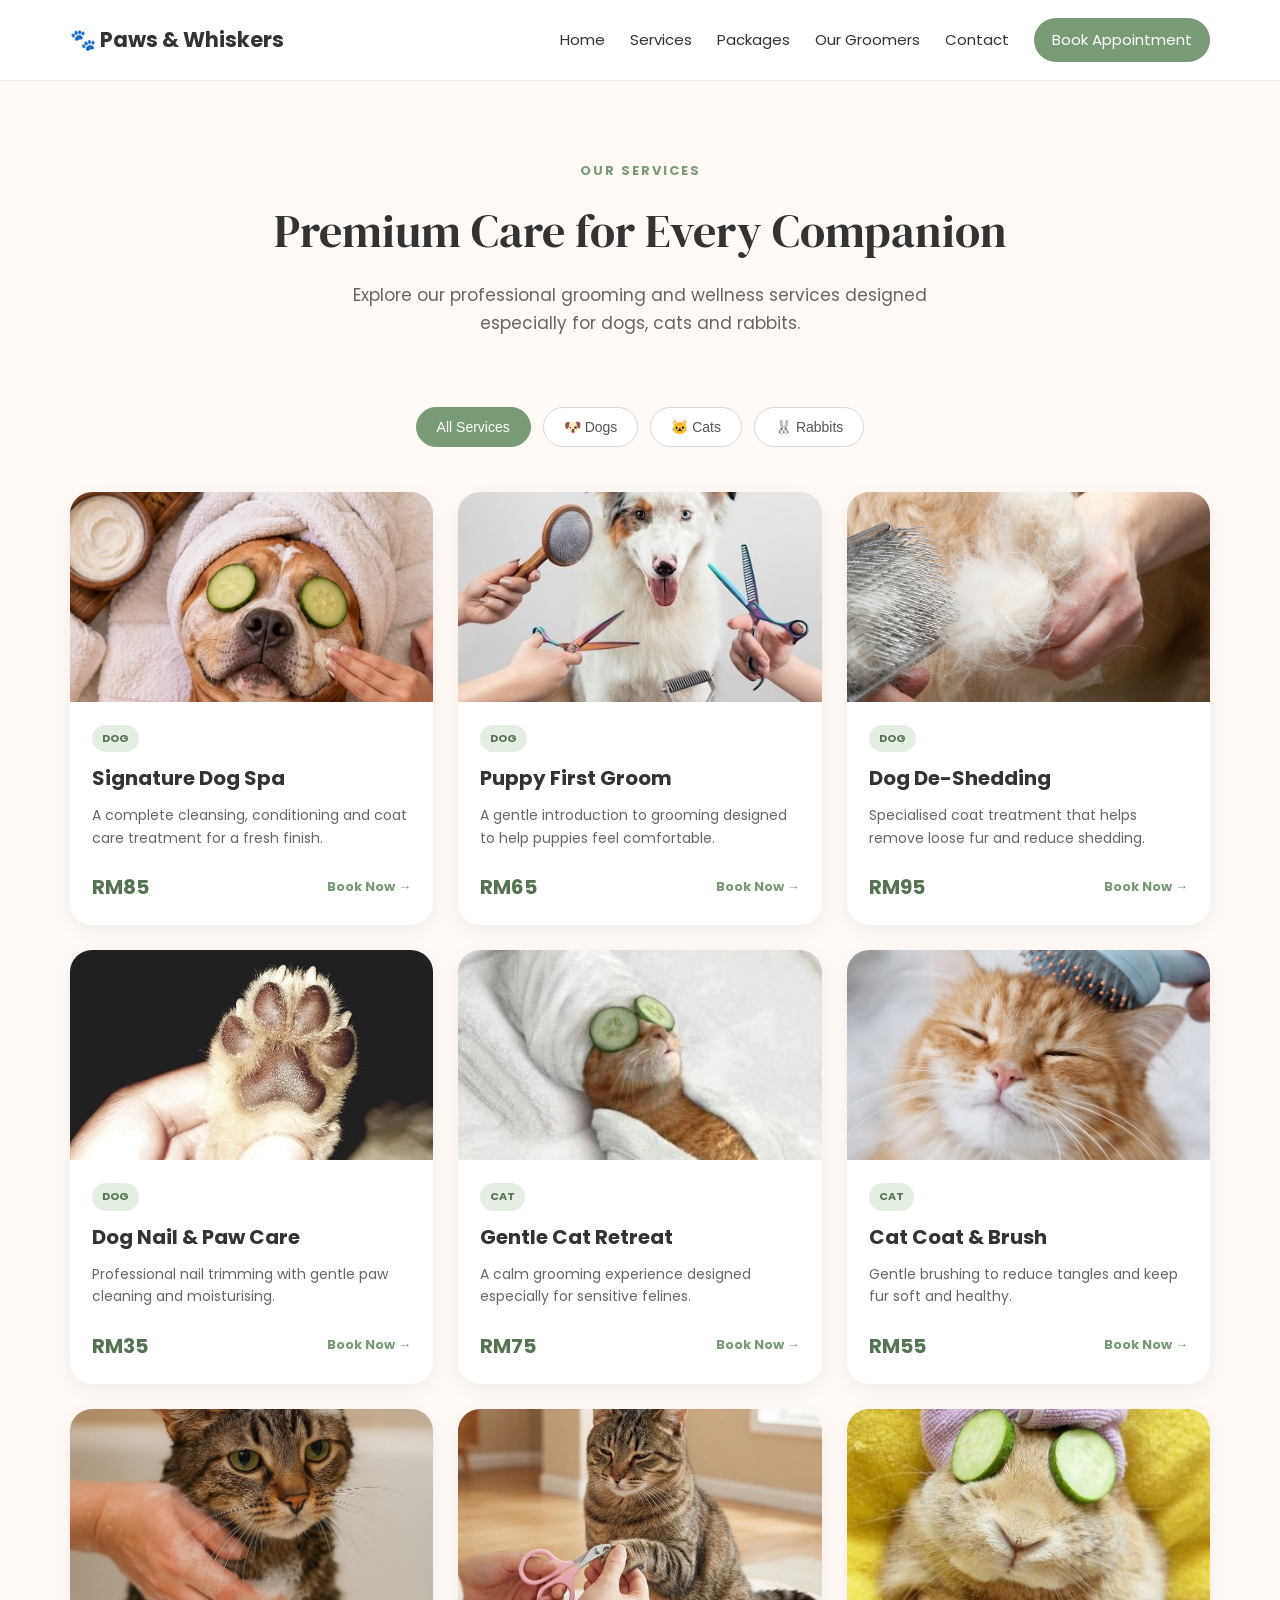
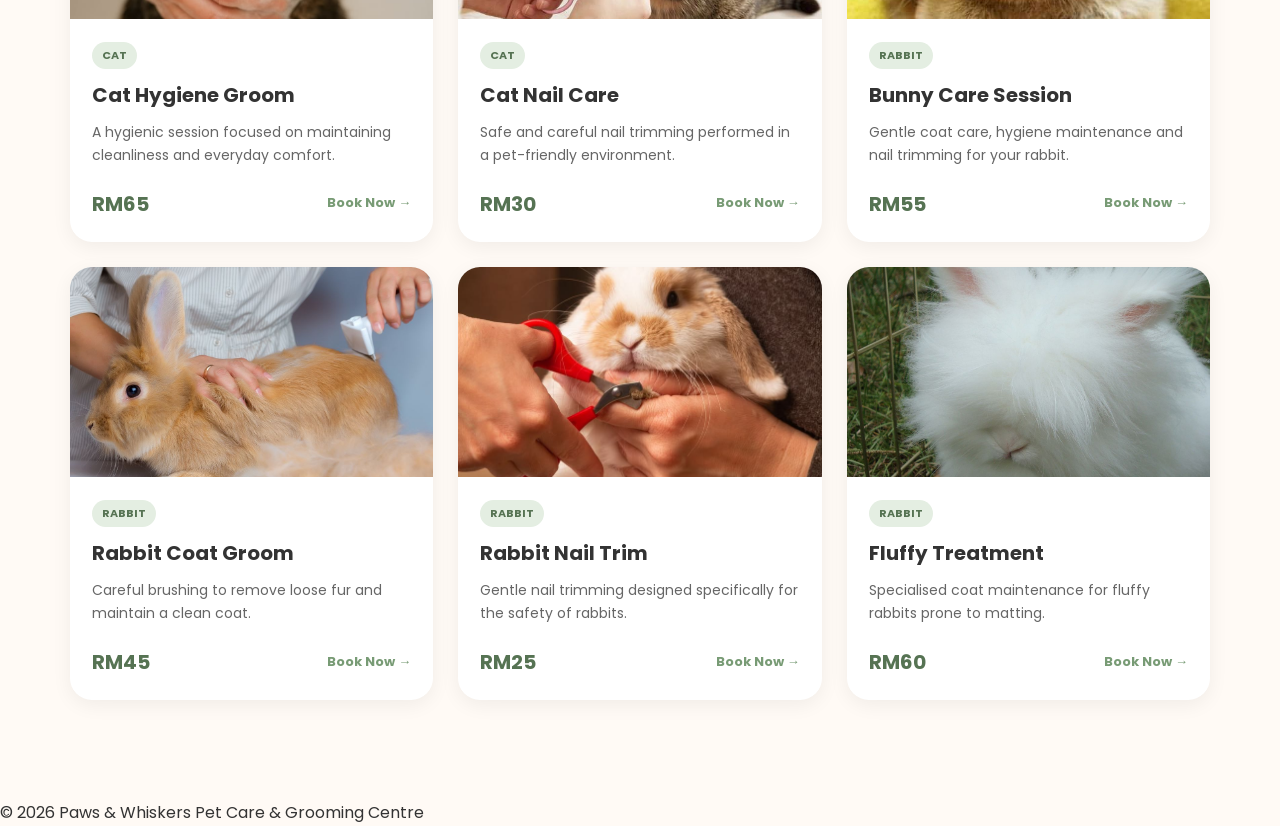
<file: service.html>
<!DOCTYPE html>
<html lang="en">

<head>
    <meta charset="UTF-8">
    <meta name="viewport" content="width=device-width, initial-scale=1.0">

    <title>Our Services | Paws & Whiskers</title>

    <link rel="preconnect" href="https://fonts.googleapis.com">

    <link rel="preconnect"
      href="https://fonts.gstatic.com"
      crossorigin>

    <link href="https://fonts.googleapis.com/css2?family=DM+Serif+Display&family=Poppins:wght@400;500;600;700&display=swap"
      rel="stylesheet">
    <link rel="stylesheet" href="css/global.css">
    <link rel="stylesheet" href="css/services.css">
</head>

<body>

    <!-- Navigation -->
    <header>
        <nav class="navbar">

            <a href="index.html" class="logo">
                🐾 Paws & Whiskers
            </a>

            <button class="menu-toggle" id="menuToggle">
                ☰
            </button>
            <div class="nav-links" id="navLinks">
                <a href="index.html">Home</a>
                <a href="service.html">Services</a>
                <a href="packages.php">Packages</a>
                <a href="groomers.html">Our Groomers</a>
                <a href="contact.html">Contact</a>

                <a href="booking.php" class="book-btn">
                    Book Appointment
                </a>
            </div>

        </nav>
    </header>


    <main>

        <!-- Services Header -->
        <section class="services-header">

            <p class="section-label">OUR SERVICES</p>

            <h1>Premium Care for Every Companion</h1>

            <p>
                Explore our professional grooming and wellness
                services designed especially for dogs, cats and rabbits.
            </p>

        </section>


        <!-- Category Filter -->
        <section class="services-section">

            <div class="filter-bar">

                <button class="filter-btn active" data-category="All">
                    All Services
                </button>

                <!--Here Okay Emoji . Sorry Preity , The Emojis looks Ugly on the website leh--> 

                <button class="filter-btn" data-category="Dog">
                    🐶 Dogs
                </button>

                <button class="filter-btn" data-category="Cat">
                    🐱 Cats
                </button>

                <button class="filter-btn" data-category="Rabbit">
                    🐰 Rabbits
                </button>

            </div>


            <!--
                IMPORTANT:
                Service cards will NOT be written here manually.

                JavaScript will create them.
            -->

            <div class="services-grid" id="servicesGrid">

            </div>

        </section>

    </main>


    <footer>
        <p>
            &copy; 2026 Paws & Whiskers Pet Care & Grooming Centre
        </p>
    </footer>


    <script src="js/navigation.js"></script>
    <script src="js/services.js"></script>

</body>

</html>
</file>
<file: css/global.css>
/* ==============================
   GLOBAL STYLING
================================ */

* {
    margin: 0;
    padding: 0;
    box-sizing: border-box;
}

body {
    font-family: "Poppins", sans-serif;
    h1,
    h2 {
        font-family: "DM Serif Display", serif;
        font-weight: 400;
    }
    background-color: #fffaf5;
    color: #333;
    line-height: 1.6;
}

a {
    text-decoration: none;
    color: inherit;
}


/* ==============================
   NAVIGATION
================================ */

header {
    background-color: white;
    border-bottom: 1px solid #eeeeee;
}

.navbar {
    max-width: 1200px;
    margin: auto;

    display: flex;
    justify-content: space-between;
    align-items: center;

    padding: 18px 30px;
}

.logo {
    font-size: 21px;
    font-weight: bold;
}

.nav-links {
    display: flex;
    align-items: center;
    gap: 25px;
}

.nav-links a {
    font-size: 15px;
    transition: 0.3s;
}

.nav-links a:hover {
    color: #789b75;
}


/* Book Appointment button */

.book-btn {
    background-color: #789b75;
    color: white !important;

    padding: 10px 18px;
    border-radius: 25px;
}

.book-btn:hover {
    background-color: #5f815c;
}


/* ==============================
   FOOTER
================================ */

.footer {
    background-color: #2f352f;

    color: white;

    padding: 60px 30px 20px;
}


.footer-container {
    max-width: 1200px;

    margin: auto;

    display: grid;

    grid-template-columns:
        2fr 1fr 1fr;

    gap: 60px;
}


.footer-brand h3 {
    font-size: 22px;

    margin-bottom: 12px;
}


.footer-brand p {
    max-width: 350px;

    color: #cccccc;

    font-size: 14px;
}


.footer-links {
    display: flex;

    flex-direction: column;

    gap: 8px;
}


.footer-links h4 {
    margin-bottom: 7px;
}


.footer-links a,
.footer-links p {
    color: #cccccc;

    font-size: 14px;
}


.footer-links a:hover {
    color: white;
}


.footer-bottom {
    max-width: 1200px;

    margin: 40px auto 0;

    padding-top: 20px;

    border-top:
        1px solid rgba(255, 255, 255, 0.15);

    text-align: center;

    color: #aaa;

    font-size: 13px;
}

/* ==============================
   MOBILE MENU BUTTON
================================ */

.menu-toggle {
    display: none;

    border: none;
    background: none;

    font-size: 26px;

    cursor: pointer;

    color: #333;
}

/* ==============================
   TABLET / MOBILE NAVIGATION
================================ */

@media (max-width: 850px) {

    .navbar {
        position: relative;

        padding: 16px 20px;
    }


    .menu-toggle {
        display: block;
    }


    .nav-links {
        display: none;

        position: absolute;

        top: 100%;
        left: 0;

        width: 100%;

        background-color: white;

        flex-direction: column;

        align-items: stretch;

        gap: 0;

        padding: 15px 20px 20px;

        box-shadow:
            0 10px 20px rgba(0, 0, 0, 0.08);

        z-index: 1000;
    }


    .nav-links.active {
        display: flex;
    }


    .nav-links a {
        padding: 12px 5px;

        border-bottom: 1px solid #eeeeee;
    }


    .nav-links .book-btn {
        text-align: center;

        margin-top: 12px;

        border-bottom: none;
    }
    
    .footer-container {
    grid-template-columns: 1fr;

    gap: 35px;
    }

}
</file>
<file: css/home.css>
/* ==============================
   HERO SECTION
================================ */

.hero {
    min-height: 650px;

    display: flex;
    align-items: center;
    justify-content: space-between;

    max-width: 1200px;
    margin: auto;

    padding: 70px 30px;
    gap: 60px;
}


/* Hero Text */

.hero-text {
    flex: 1;
}

.hero-label {
    color: #789b75;

    font-size: 14px;
    font-weight: bold;
    letter-spacing: 2px;

    margin-bottom: 15px;
}

.hero h1 {
    font-size: 58px;
    line-height: 1.1;

    margin-bottom: 25px;
}

.hero h1 span {
    color: #789b75;
}

.hero-description {
    max-width: 550px;

    font-size: 18px;
    color: #666;

    margin-bottom: 30px;
}


/* Buttons */

.hero-buttons {
    display: flex;
    gap: 15px;
}

.primary-btn,
.secondary-btn {
    padding: 13px 24px;
    border-radius: 25px;

    font-weight: bold;

    transition: 0.3s;
}

.primary-btn {
    background-color: #789b75;
    color: white;
}

.primary-btn:hover {
    background-color: #5f815c;
    transform: translateY(-2px);
}

.secondary-btn {
    border: 2px solid #789b75;
    color: #789b75;
}

.secondary-btn:hover {
    background-color: #789b75;
    color: white;
}


/* Hero Image */

.hero-image {
    flex: 1;

    display: flex;
    justify-content: center;
}

.hero-pet-image {
    width: 550px;
    height: 550px;

    border-radius: 40px;

    background-color: #e9e3d8;

    display: flex;
    justify-content: center;
    align-items: center;

    font-size: 80px;
}

/* ==============================
   ABOUT SECTION
================================ */

.about {
    display: flex;
    align-items: center;
    gap: 70px;

    max-width: 1200px;
    margin: auto;
    padding: 90px 30px;
}

.about-image,
.about-text {
    flex: 1;
}

.about-photo {
    width: 100%;
    height: 430px;

    object-fit: cover;

    background-color: #e9e3d8;
    border-radius: 35px;

    box-shadow: 0 12px 35px rgba(0,0,0,0.1);

    display: flex;
    justify-content: center;
    align-items: center;

    font-size: 90px;
}

.section-label {
    color: #789b75;
    font-size: 13px;
    font-weight: bold;
    letter-spacing: 2px;

    margin-bottom: 12px;
}

.about-text h2 {
    font-size: 40px;
    line-height: 1.2;

    margin-bottom: 20px;
}

.about-text > p {
    color: #666;
    margin-bottom: 15px;
}

.about-features {
    display: grid;
    grid-template-columns: repeat(2, 1fr);

    gap: 12px;
    margin-top: 25px;

    color: #567353;
    font-weight: bold;
}

/* ==============================
   FLAGSHIP PACKAGES
================================ */

.flagship {
    background-color: #f4efe8;
    padding: 90px 30px;
}

.section-heading {
    text-align: center;

    max-width: 650px;
    margin: 0 auto 45px;
}

.section-heading h2 {
    font-size: 40px;
    margin-bottom: 12px;
}

.section-heading > p:last-child {
    color: #666;
}


/* Package Grid */

.package-grid {
    max-width: 1200px;
    margin: auto;

    display: grid;
    grid-template-columns: repeat(3, 1fr);

    gap: 25px;
}


/* Package Card */

.package-card {
    background-color: white;

    border-radius: 25px;
    overflow: hidden;

    box-shadow: 0 5px 20px rgba(0, 0, 0, 0.06);

    transition: 0.3s;
}

.package-card:hover {
    transform: translateY(-8px);

    box-shadow: 0 12px 30px rgba(0, 0, 0, 0.1);
}

.package-card {
    height: 500px;
    width: 400px;

    background-color: #ddd5c9;

    display: flex;
    justify-content: center;
    align-items: center;

    font-size: 75px;
}

.package-content {
    padding: 25px;
}

.pet-tag {
    display: inline-block;

    background-color: #e4eee2;
    color: #567353;

    padding: 5px 10px;
    border-radius: 15px;

    font-size: 11px;
    font-weight: bold;

    margin-bottom: 12px;
}

.package-content h3 {
    font-size: 22px;
    margin-bottom: 10px;
}

.package-content p {
    color: #666;
    font-size: 14px;

    margin-bottom: 25px;
}


/* Bottom of card */

.package-bottom {
    display: flex;
    justify-content: space-between;
    align-items: center;
}

.package-bottom strong {
    color: #567353;
    font-size: 18px;
}

.package-bottom a {
    color: #789b75;
    font-weight: bold;
    font-size: 13px;
}

.package-bottom a:hover {
    text-decoration: underline;
}


/* Explore Services Button */

.view-services {
    text-align: center;
    margin-top: 45px;
}

/* ==============================
   PET CAROUSEL
================================ */

.pet-gallery {
    padding: 90px 30px;
}

.carousel {
    max-width: 850px;
    margin: auto;

    display: flex;
    align-items: center;
    justify-content: center;

    gap: 25px;
}


/* Main Carousel */

.carousel-content {
    width: 650px;

    background-color: white;

    border-radius: 30px;
    overflow: hidden;

    box-shadow: 0 8px 30px rgba(0, 0, 0, 0.08);

    text-align: center;
}

.carousel-image {
    height: 360px;

    background-color: #e9e3d8;

    display: flex;
    justify-content: center;
    align-items: center;

    font-size: 100px;

    transition: 0.3s;
}

.carousel-info {
    padding: 20px;
}

.carousel-info h3 {
    font-size: 22px;
    margin-bottom: 5px;
}

.carousel-info p {
    color: #666;
}


/* Carousel Buttons */

.carousel-btn {
    width: 45px;
    height: 45px;

    border: none;
    border-radius: 50%;

    background-color: #789b75;
    color: white;

    font-size: 20px;

    cursor: pointer;

    transition: 0.3s;
}

.carousel-btn:hover {
    background-color: #5f815c;
    transform: scale(1.1);
}


/* Carousel Dots */

.carousel-dots {
    display: flex;
    justify-content: center;

    gap: 8px;
    margin-top: 20px;
}

.carousel-dot {
    width: 10px;
    height: 10px;

    background-color: #ccc;
    border-radius: 50%;

    cursor: pointer;
}

.carousel-dot.active {
    background-color: #789b75;
}

/* ==============================
   TABLET RESPONSIVE DESIGN
================================ */

@media (max-width: 900px) {

    /* Hero */

    .hero {
        flex-direction: column;

        text-align: center;

        padding: 60px 25px;
    }


    .hero-description {
        margin-left: auto;
        margin-right: auto;
    }


    .hero-buttons {
        justify-content: center;
    }


    .hero h1 {
        font-size: 48px;
    }


    /* About */

    .about {
        flex-direction: column;

        gap: 40px;

        padding: 70px 25px;
    }


    .about-image,
    .about-text {
        width: 100%;
    }


    /* Packages */

    .package-grid {
        grid-template-columns:
            repeat(2, 1fr);
    }


    /* Carousel */

    .carousel-content {
        width: 550px;
    }

}

/* ==============================
   MOBILE RESPONSIVE DESIGN
================================ */

@media (max-width: 600px) {

    /* Hero */

    .hero {
        min-height: auto;

        padding: 50px 20px;

        gap: 40px;
    }


    .hero h1 {
        font-size: 38px;
    }


    .hero-description {
        font-size: 16px;
    }


    .hero-buttons {
        flex-direction: column;
    }


    .primary-btn,
    .secondary-btn {
        width: 100%;

        text-align: center;
    }


    .hero-pet-image {
        width: 100%;
        height: 320px;

        font-size: 65px;
    }


    /* About */

    .about {
        padding: 60px 20px;
    }


    .about-photo {
        height: 320px;
    }


    .about-text h2 {
        font-size: 32px;
    }


    .about-features {
        grid-template-columns: 1fr;
    }


    /* Section Headings */

    .section-heading h2 {
        font-size: 32px;
    }


    /* Packages */

    .flagship {
        padding: 65px 20px;
    }


    .package-grid {
        grid-template-columns: 1fr;
    }


    /* Carousel */

    .pet-gallery {
        padding: 65px 20px;
    }


    .carousel {
        gap: 8px;
    }


    .carousel-content {
        width: calc(100% - 90px);
    }


    .carousel-image {
        height: 280px;

        font-size: 75px;
    }


    .carousel-btn {
        width: 38px;
        height: 38px;

        flex-shrink: 0;
    }

}
</file>
<file: css/contact.css>
/* ==============================
   CONTACT HEADER
================================ */

.contact-header {
    text-align: center;

    max-width: 750px;
    margin: auto;

    padding: 80px 30px 50px;
}

.section-label {
    color: #789b75;

    font-size: 13px;
    font-weight: bold;
    letter-spacing: 2px;

    margin-bottom: 12px;
}

.contact-header h1 {
    font-size: 46px;

    margin-bottom: 15px;
}

.contact-header > p:last-child {
    color: #666;

    font-size: 17px;
}


/* ==============================
   CONTACT SECTION
================================ */

.contact-section {
    max-width: 1100px;

    margin: auto;

    padding: 30px 30px 100px;

    display: grid;

    grid-template-columns: 1fr 1fr;

    gap: 70px;
}

/* ==============================
   CONTACT INFORMATION
================================ */

.contact-info h2 {
    font-size: 34px;

    margin-bottom: 15px;
}

.contact-intro {
    color: #666;

    margin-bottom: 35px;
}


.info-item {
    display: flex;
    align-items: flex-start;

    gap: 18px;

    margin-bottom: 25px;
}


.info-icon {
    width: 48px;
    height: 48px;

    flex-shrink: 0;

    background-color: #e4eee2;

    border-radius: 50%;

    display: flex;

    align-items: center;
    justify-content: center;

    font-size: 20px;
}


.info-item h3 {
    font-size: 16px;

    margin-bottom: 4px;
}


.info-item p {
    color: #666;

    font-size: 14px;
}

/* ==============================
   CONTACT FORM
================================ */

.contact-form-container {
    background-color: white;

    padding: 35px;

    border-radius: 25px;

    box-shadow:
        0 8px 30px rgba(0, 0, 0, 0.07);
}


.contact-form-container h2 {
    font-size: 28px;

    margin-bottom: 5px;
}


.contact-form-container > p {
    color: #666;

    font-size: 14px;

    margin-bottom: 25px;
}


/* Form Fields */

.form-group {
    margin-bottom: 18px;
}


.form-group label {
    display: block;

    font-size: 14px;
    font-weight: bold;

    margin-bottom: 7px;
}


.form-group input,
.form-group select,
.form-group textarea {
    width: 100%;

    padding: 13px 15px;

    border: 1px solid #ddd;

    border-radius: 10px;

    font-family: inherit;
    font-size: 14px;

    outline: none;

    transition: 0.3s;
}


.form-group input:focus,
.form-group select:focus,
.form-group textarea:focus {
    border-color: #789b75;

    box-shadow:
        0 0 0 3px rgba(120, 155, 117, 0.12);
}


.form-group textarea {
    resize: vertical;
}


/* Submit Button */

.submit-btn {
    width: 100%;

    padding: 14px;

    border: none;

    border-radius: 25px;

    background-color: #789b75;

    color: white;

    font-size: 15px;
    font-weight: bold;

    cursor: pointer;

    transition: 0.3s;
}


.submit-btn:hover {
    background-color: #5f815c;

    transform: translateY(-2px);
}

/* ==============================
   LOCATION / MAP
================================ */

.location-section {
    background-color: #f4efe8;

    padding: 80px 30px;
}


.section-heading {
    max-width: 650px;

    margin: 0 auto 35px;

    text-align: center;
}


.section-heading h2 {
    font-size: 36px;

    margin-bottom: 10px;
}


.section-heading > p:last-child {
    color: #666;
}


.map-container {
    max-width: 1100px;

    height: 400px;

    margin: auto;

    overflow: hidden;

    border-radius: 25px;

    box-shadow:
        0 8px 30px rgba(0, 0, 0, 0.08);
}


.map-container iframe {
    width: 100%;
    height: 100%;

    border: 0;
}

/* ==============================
   PET GUIDELINES
================================ */

.pet-guidelines {
    max-width: 1100px;

    margin: 30px auto 0;

    background-color: white;

    padding: 25px 30px;

    border-radius: 20px;

    display: flex;

    justify-content: space-between;
    align-items: center;

    gap: 30px;
}


.pet-guidelines h3 {
    margin-bottom: 5px;
}


.pet-guidelines p {
    color: #666;

    font-size: 14px;
}


.guideline-btn {
    flex-shrink: 0;

    background-color: #789b75;

    color: white;

    padding: 11px 20px;

    border-radius: 25px;

    font-size: 14px;
    font-weight: bold;

    transition: 0.3s;
}


.guideline-btn:hover {
    background-color: #5f815c;

    transform: translateY(-2px);
}

/* ==============================
   RESPONSIVE CONTACT PAGE
================================ */

@media (max-width: 850px) {

    .contact-section {
        grid-template-columns: 1fr;

        gap: 45px;
    }

}

@media (max-width: 600px) {

    .contact-header {
        padding:
            60px 20px 40px;
    }


    .contact-header h1 {
        font-size: 36px;
    }


    .contact-section {
        padding:
            20px 20px 70px;
    }


    .contact-info h2 {
        font-size: 29px;
    }


    .contact-form-container {
        padding: 25px 20px;
    }


    .location-section {
        padding: 60px 20px;
    }


    .map-container {
        height: 320px;

        border-radius: 18px;
    }


    .pet-guidelines {
        flex-direction: column;

        align-items: flex-start;

        padding: 22px;
    }


    .guideline-btn {
        width: 100%;

        text-align: center;
    }

}
</file>
<file: css/services.css>
/* ==============================
   SERVICES HEADER
================================ */

.services-header {
    text-align: center;

    padding: 80px 30px 50px;

    max-width: 800px;
    margin: auto;
}

.section-label {
    color: #789b75;

    font-size: 13px;
    font-weight: bold;
    letter-spacing: 2px;

    margin-bottom: 12px;
}

.services-header h1 {
    font-size: 46px;
    margin-bottom: 15px;
}

.services-header > p:last-child {
    color: #666;
    font-size: 17px;

    max-width: 650px;
    margin: auto;
}


/* ==============================
   SERVICES SECTION
================================ */

.services-section {
    max-width: 1200px;

    margin: auto;

    padding: 20px 30px 100px;
}

/* ==============================
   CATEGORY FILTER
================================ */

.filter-bar {
    display: flex;
    justify-content: center;

    gap: 12px;

    margin-bottom: 45px;

    flex-wrap: wrap;
}

.filter-btn {
    border: 1px solid #d8d8d8;

    background-color: white;
    color: #555;

    padding: 11px 20px;

    border-radius: 25px;

    font-size: 14px;

    cursor: pointer;

    transition: 0.3s;
}

.filter-btn:hover {
    border-color: #789b75;

    color: #789b75;

    transform: translateY(-2px);
}


/* Selected category */

.filter-btn.active {
    background-color: #789b75;
    border-color: #789b75;

    color: white;
}

/* ==============================
   SERVICES GRID
================================ */

.services-grid {
    display: grid;

    grid-template-columns:
        repeat(3, 1fr);

    gap: 25px;
}

/* ==============================
   SERVICE CARDS
================================ */

.service-card {
    background-color: white;

    border-radius: 22px;

    overflow: hidden;

    box-shadow:
        0 5px 20px rgba(0, 0, 0, 0.06);

    transition: 0.3s;

    animation: fadeIn 0.4s ease;
}


.service-card:hover {
    transform: translateY(-7px);

    box-shadow:
        0 12px 30px rgba(0, 0, 0, 0.1);
}


/* Service Image */

.service-image {
    height: 210px;

    background-color: #e9e3d8;

    display: flex;

    justify-content: center;
    align-items: center;

    font-size: 75px;
}


/* Service Content */

.service-content {
    padding: 22px;
}


.category-tag {
    display: inline-block;

    background-color: #e4eee2;
    color: #567353;

    padding: 5px 10px;

    border-radius: 15px;

    font-size: 11px;
    font-weight: bold;

    text-transform: uppercase;

    margin-bottom: 10px;
}


.service-content h3 {
    font-size: 20px;

    margin-bottom: 10px;
}


.service-content p {
    color: #666;

    font-size: 14px;

    margin-bottom: 22px;
}


/* Price and Booking */

.service-bottom {
    display: flex;

    justify-content: space-between;
    align-items: center;
}


.service-price {
    color: #567353;

    font-size: 20px;
    font-weight: bold;
}


.service-bottom a {
    color: #789b75;

    font-size: 13px;
    font-weight: bold;
}


.service-bottom a:hover {
    text-decoration: underline;
}

@keyframes fadeIn {

    from {
        opacity: 0;
        transform: translateY(15px);
    }

    to {
        opacity: 1;
        transform: translateY(0);
    }

}

/* ==============================
   RESPONSIVE SERVICES
================================ */

@media (max-width: 900px) {

    .services-grid {
        grid-template-columns:
            repeat(2, 1fr);
    }

}

@media (max-width: 600px) {

    .services-header {
        padding:
            60px 20px 40px;
    }


    .services-header h1 {
        font-size: 36px;
    }


    .services-section {
        padding:
            10px 20px 70px;
    }


    .services-grid {
        grid-template-columns: 1fr;
    }


    .filter-bar {
        gap: 8px;

        margin-bottom: 30px;
    }


    .filter-btn {
        padding: 9px 14px;

        font-size: 13px;
    }


    .service-image {
        height: 230px;
    }

}
</file>
